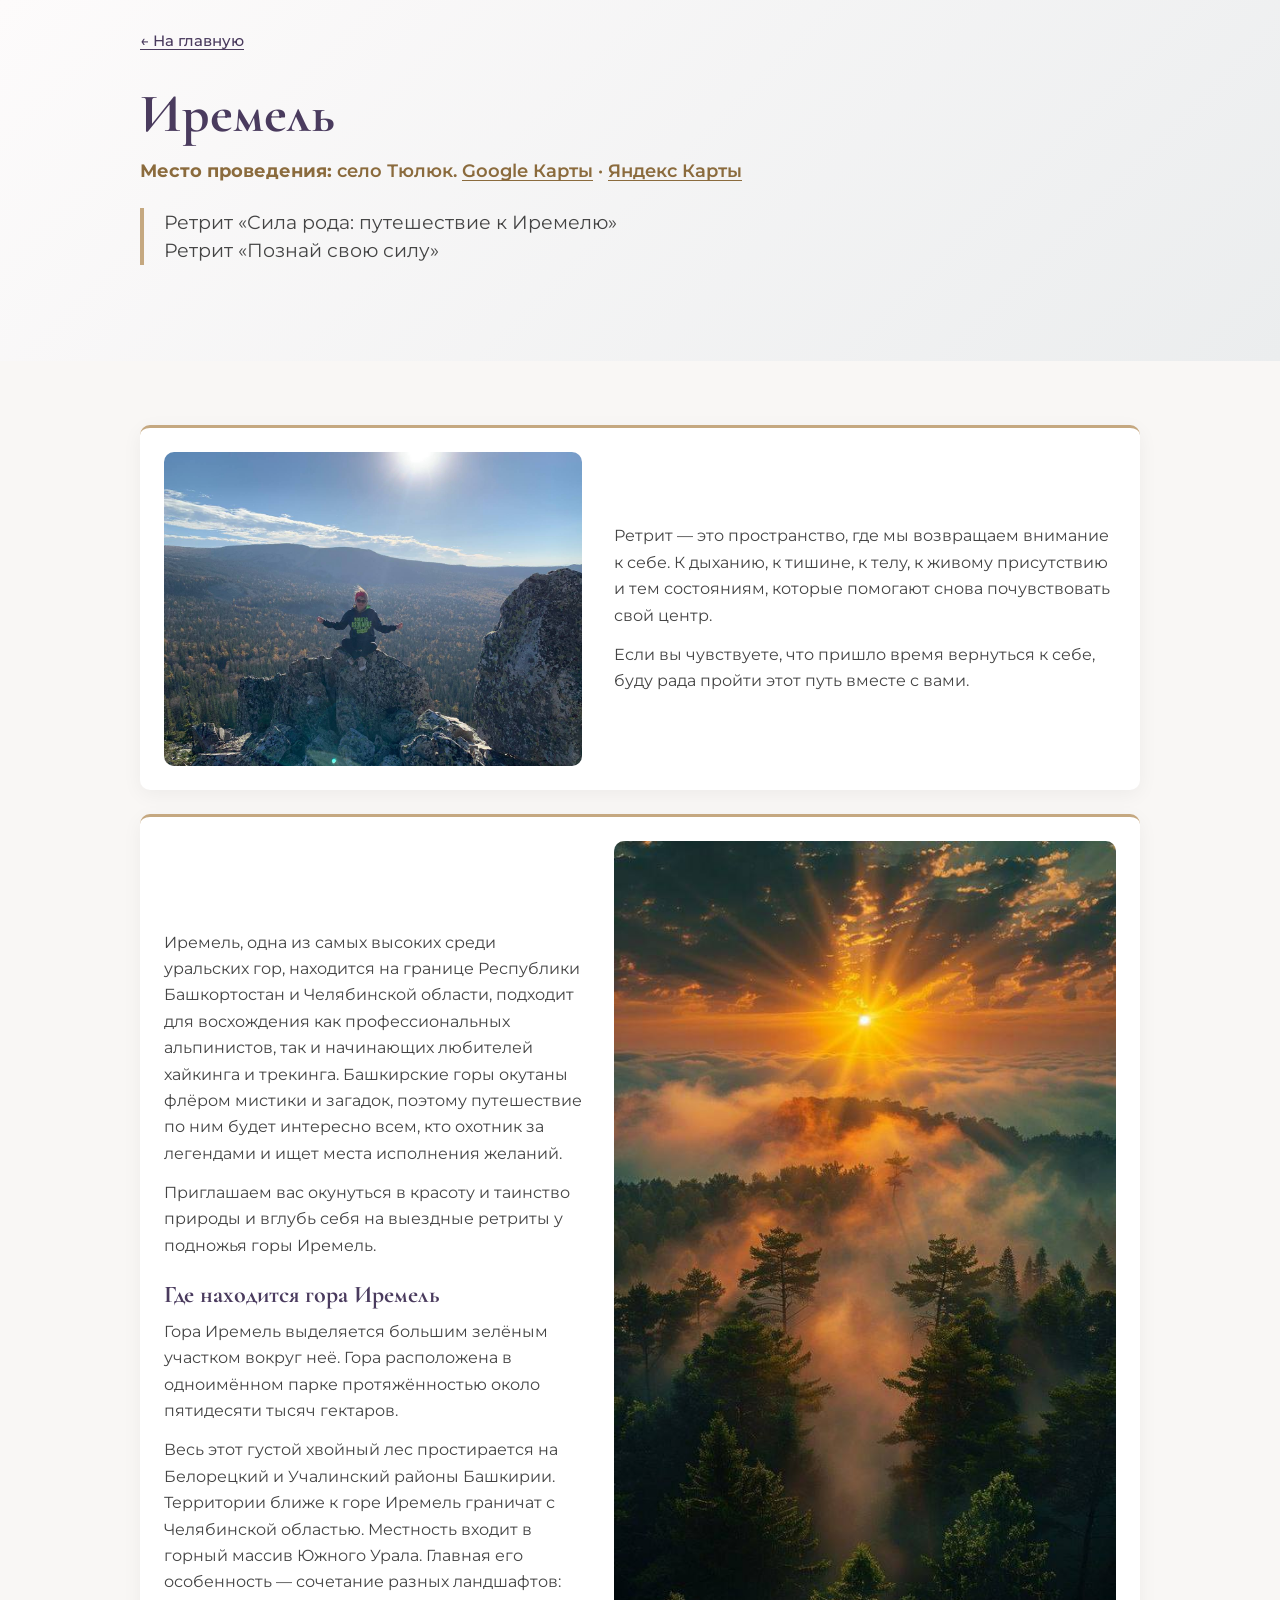
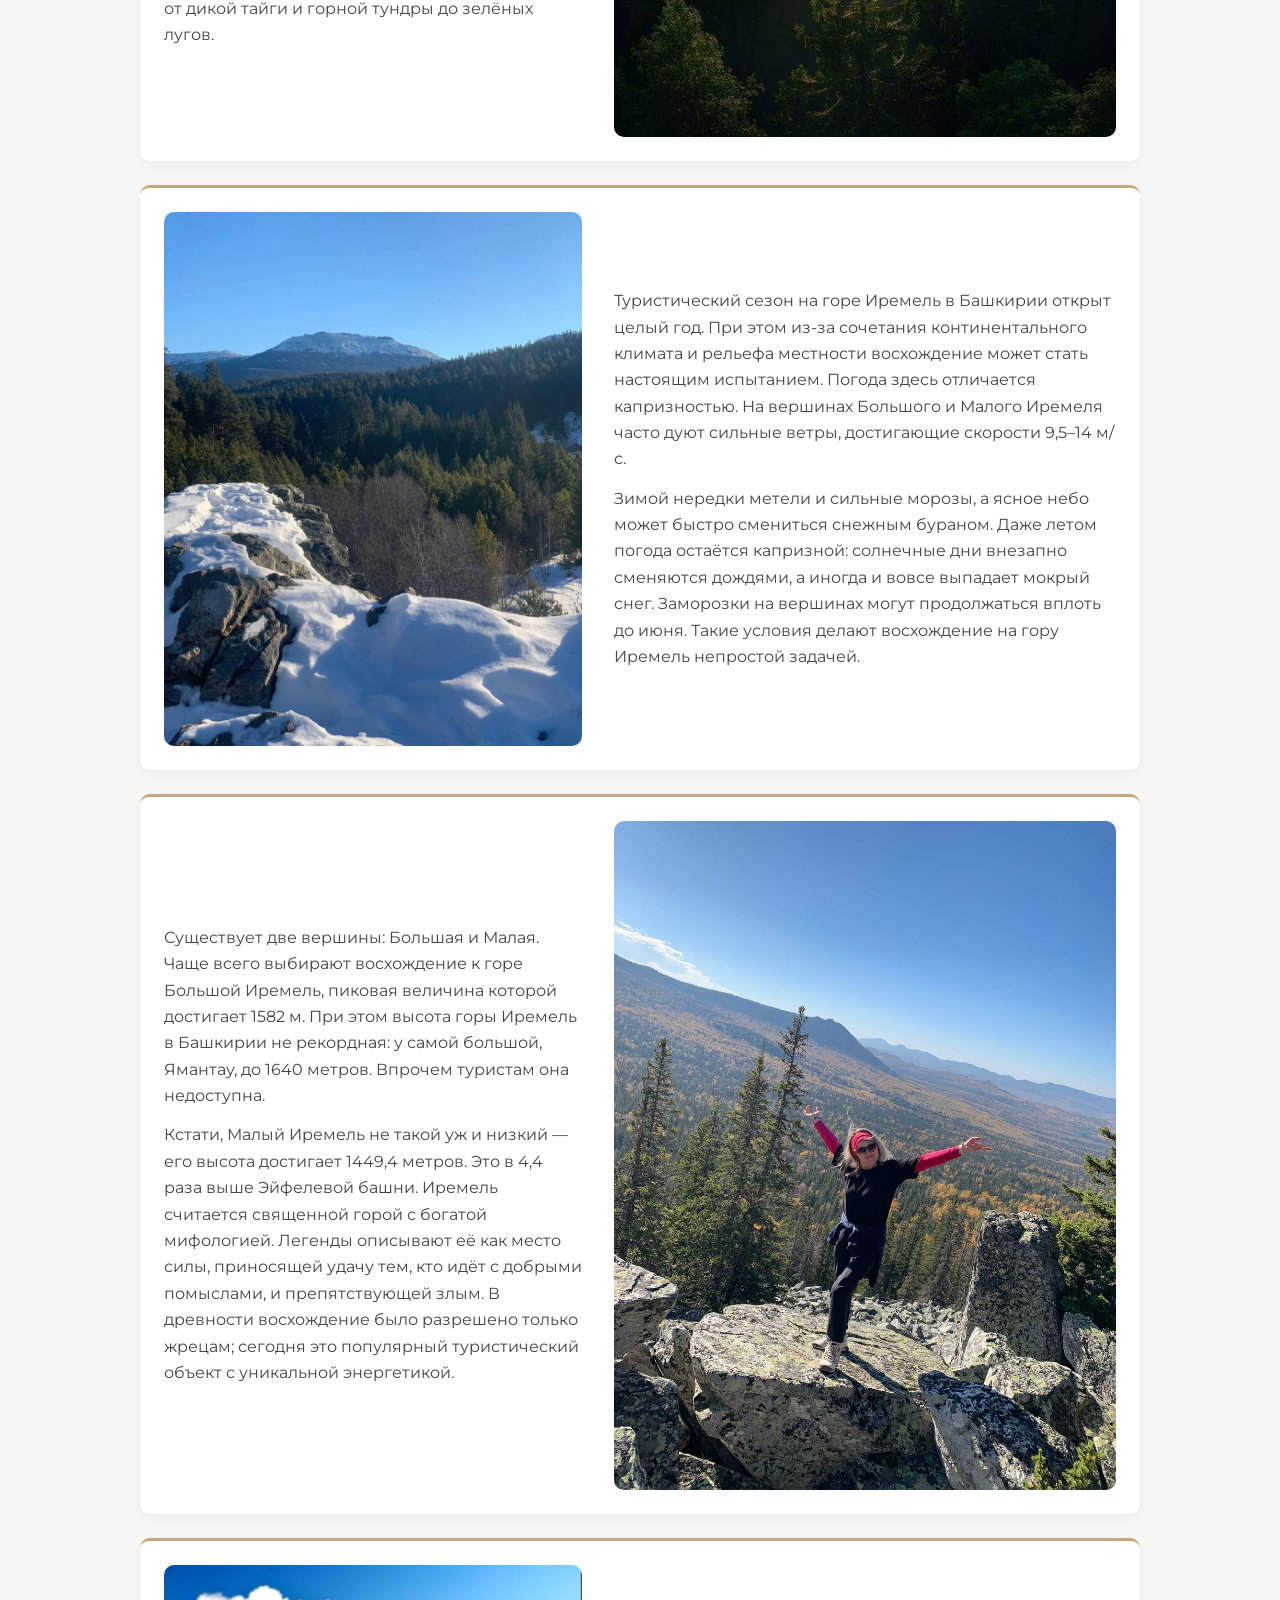
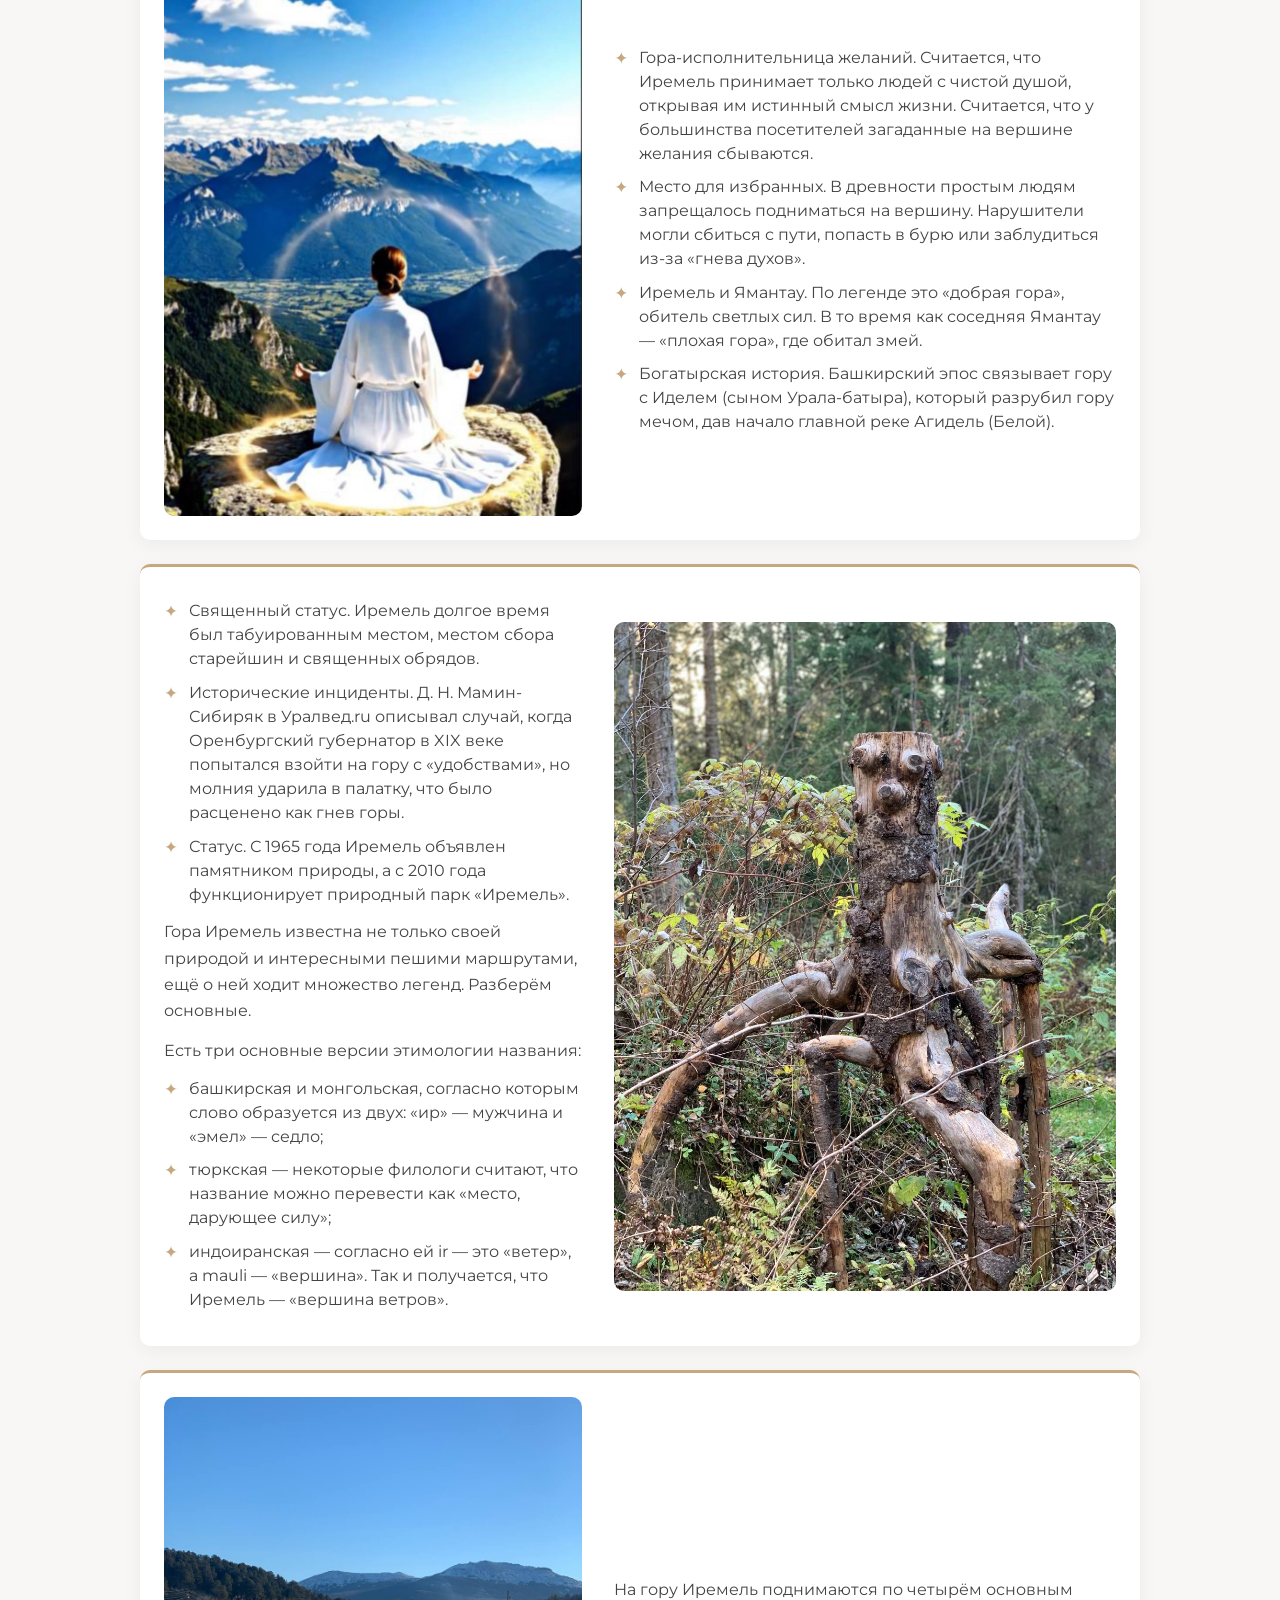
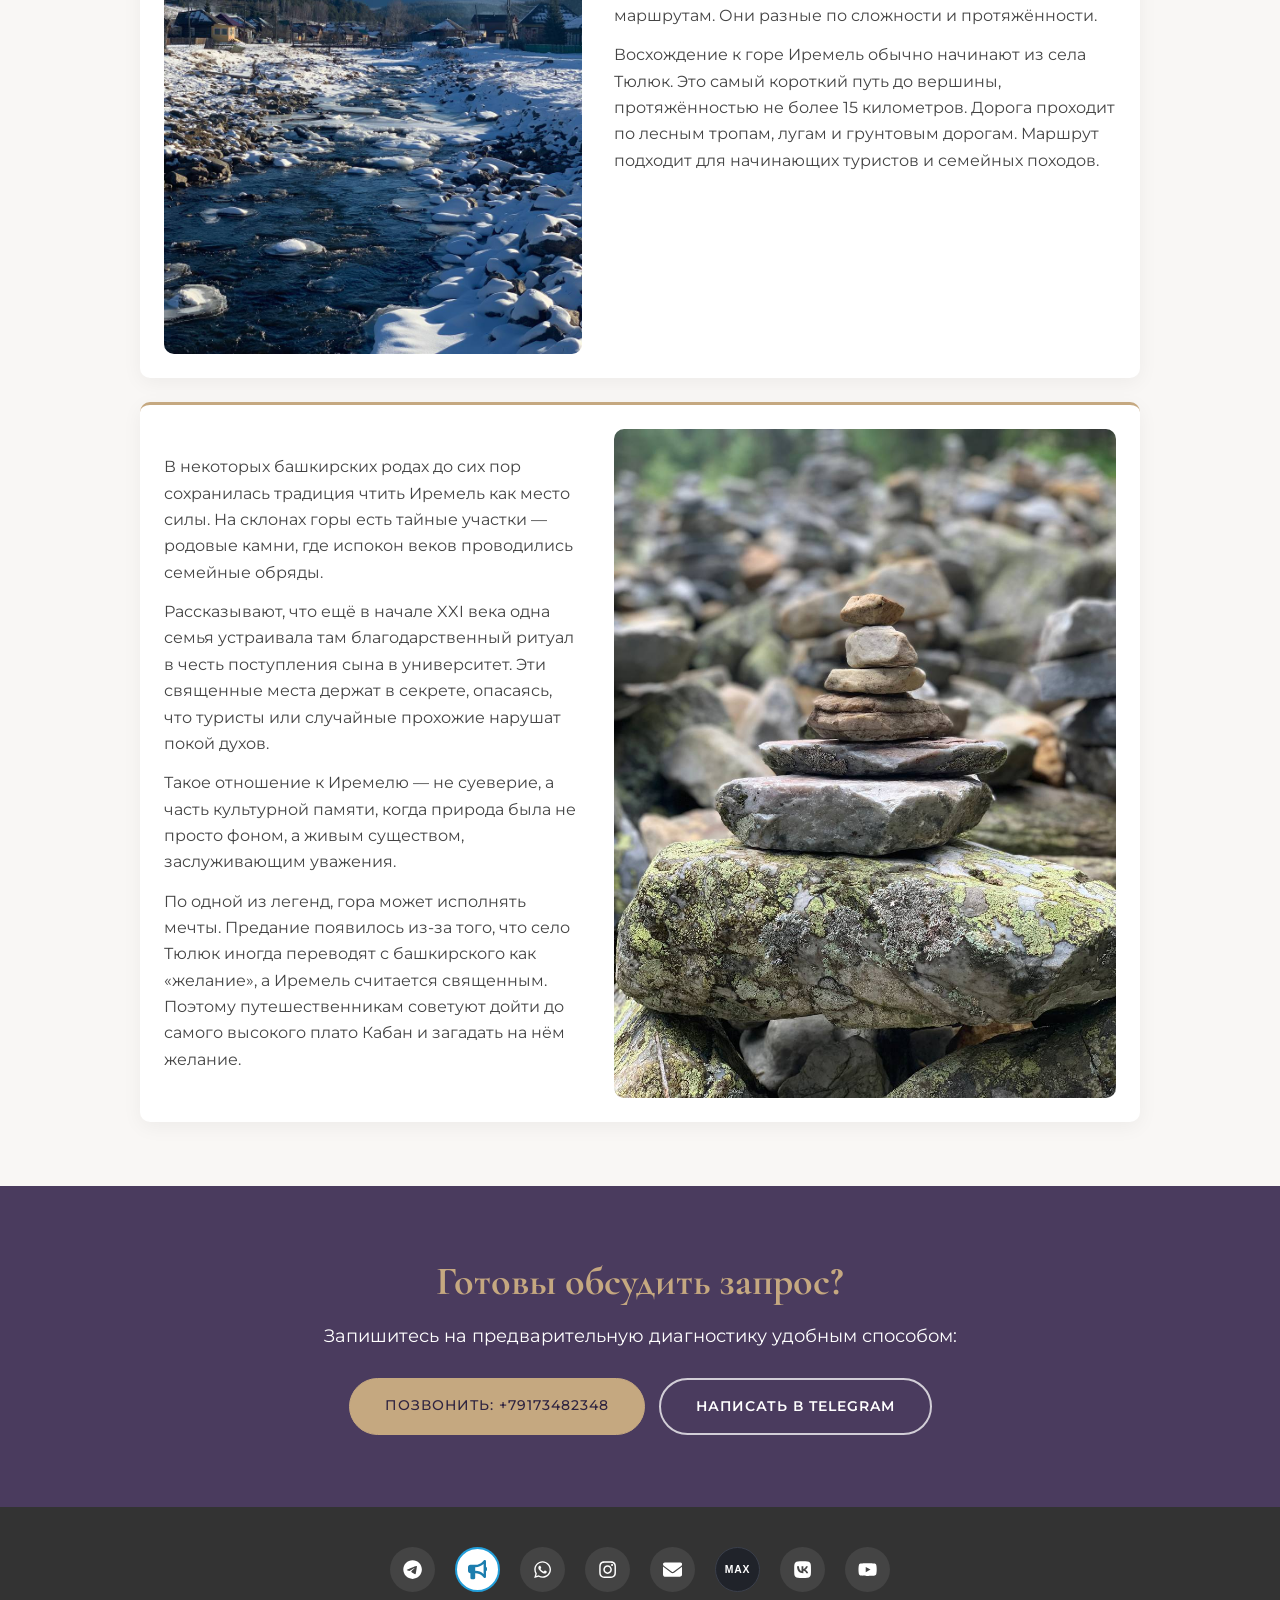
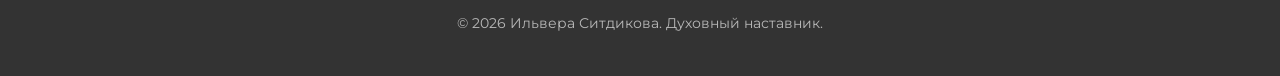
<file: iremel.html>
<!DOCTYPE html>
<html lang="ru">
<head>
    <meta charset="UTF-8">
    <meta name="viewport" content="width=device-width, initial-scale=1.0">
    <meta name="description" content="Гора Иремель — место силы на Южном Урале: легенды, маршруты восхождения и выездные ретриты у подножия.">
    <meta name="theme-color" content="#4A3B5E">
    <title>Иремель | Ильвера Ситдикова</title>

    <!-- Open Graph (превью ссылки в Telegram, WhatsApp, VK) -->    
    <meta property="og:type" content="website">
    <meta property="og:locale" content="ru_RU">
    <meta property="og:url" content="https://ilvera-s.github.io/iremel.html">
    <meta property="og:title" content="Иремель">
    <meta property="og:description" content="Гора Иремель — место силы на Южном Урале: легенды, маршруты восхождения и выездные ретриты у подножия.">
    <meta property="og:image" content="https://ilvera-s.github.io/media/iremel/photo_4.jpeg">

    <link rel="icon" href="data:image/svg+xml,%3Csvg xmlns=%22http://www.w3.org/2000/svg%22 viewBox=%220 0 64 64%22%3E%3Crect width=%2264%22 height=%2264%22 rx=%2214%22 fill=%22%234A3B5E%22/%3E%3Cpath d=%22M32 10l5.5 16.5L54 32l-16.5 5.5L32 54l-5.5-16.5L10 32l16.5-5.5z%22 fill=%22%23C5A880%22/%3E%3C/svg%3E" type="image/svg+xml">

    <link rel="preconnect" href="https://fonts.googleapis.com">
    <link rel="preconnect" href="https://fonts.gstatic.com" crossorigin>
    <link href="https://fonts.googleapis.com/css2?family=Cormorant+Garamond:wght@700&family=Montserrat:wght@400;500;600;700&display=swap" rel="stylesheet">

    <link rel="stylesheet" href="site.css">
</head>
<body>
    <a class="skip-link" href="#main">Перейти к содержимому</a>
    <header class="hero-section">
        <div class="container mid">
            <a class="back-link" href="./index.html"><span aria-hidden="true">←</span> На главную</a>

            <div class="hero-wrapper single">
                <div class="hero-text">
                    <h1>Иремель</h1>
                    <p class="hero-place"><strong>Место проведения:</strong> село Тюлюк. <a href="https://maps.app.goo.gl/uP4DPKDzHWXDJRz58" target="_blank" rel="noopener noreferrer">Google Карты</a> · <a href="https://yandex.ru/maps/-/CPbkjK-D" target="_blank" rel="noopener noreferrer">Яндекс Карты</a></p>
                    <p class="hero-description">Ретрит «Сила рода: путешествие к Иремелю»<br>Ретрит «Познай свою силу»</p>
                </div>
            </div>
        </div>
    </header>

    <main id="main">
        <section class="section section-light">
            <div class="container mid">
                <div class="story-list alternate">
                <article class="story-item">
                    <figure class="story-photo">
                        <img src="media/iremel/photo_1.jpeg" alt="Иремель — фото 1" loading="lazy" decoding="async" onerror="var i=this.closest('.story-item');this.closest('.story-photo').hidden=true;i.classList.add('no-photo')">
                    </figure>
                    <div class="story-text">
                    <p>Ретрит — это пространство, где мы возвращаем внимание к себе. К дыханию, к тишине, к телу, к живому присутствию и тем состояниям, которые помогают снова почувствовать свой центр.</p>
                    <p>Если вы чувствуете, что пришло время вернуться к себе, буду рада пройти этот путь вместе с вами.</p>
                    </div>
                </article>

                <article class="story-item">
                    <figure class="story-photo">
                        <img src="media/iremel/photo_2.jpeg" alt="Иремель — фото 2" loading="lazy" decoding="async" onerror="var i=this.closest('.story-item');this.closest('.story-photo').hidden=true;i.classList.add('no-photo')">
                    </figure>
                    <div class="story-text">
                    <p>Иремель, одна из самых высоких среди уральских гор, находится на границе Республики Башкортостан и Челябинской области, подходит для восхождения как профессиональных альпинистов, так и начинающих любителей хайкинга и трекинга. Башкирские горы окутаны флёром мистики и загадок, поэтому путешествие по ним будет интересно всем, кто охотник за легендами и ищет места исполнения желаний.</p>
                    <p>Приглашаем вас окунуться в красоту и таинство природы и вглубь себя на выездные ретриты у подножья горы Иремель.</p>
                    <h3>Где находится гора Иремель</h3>
                    <p>Гора Иремель выделяется большим зелёным участком вокруг неё. Гора расположена в одноимённом парке протяжённостью около пятидесяти тысяч гектаров.</p>
                    <p>Весь этот густой хвойный лес простирается на Белорецкий и Учалинский районы Башкирии. Территории ближе к горе Иремель граничат с Челябинской областью. Местность входит в горный массив Южного Урала. Главная его особенность — сочетание разных ландшафтов: от дикой тайги и горной тундры до зелёных лугов.</p>
                    </div>
                </article>

                <article class="story-item">
                    <figure class="story-photo">
                        <img src="media/iremel/photo_3.jpeg" alt="Иремель — фото 3" loading="lazy" decoding="async" onerror="var i=this.closest('.story-item');this.closest('.story-photo').hidden=true;i.classList.add('no-photo')">
                    </figure>
                    <div class="story-text">
                    <p>Туристический сезон на горе Иремель в Башкирии открыт целый год. При этом из-за сочетания континентального климата и рельефа местности восхождение может стать настоящим испытанием. Погода здесь отличается капризностью. На вершинах Большого и Малого Иремеля часто дуют сильные ветры, достигающие скорости 9,5–14 м/с.</p>
                    <p>Зимой нередки метели и сильные морозы, а ясное небо может быстро смениться снежным бураном. Даже летом погода остаётся капризной: солнечные дни внезапно сменяются дождями, а иногда и вовсе выпадает мокрый снег. Заморозки на вершинах могут продолжаться вплоть до июня. Такие условия делают восхождение на гору Иремель непростой задачей.</p>
                    </div>
                </article>

                <article class="story-item">
                    <figure class="story-photo">
                        <img src="media/iremel/photo_4.jpeg" alt="Иремель — фото 4" loading="lazy" decoding="async" onerror="var i=this.closest('.story-item');this.closest('.story-photo').hidden=true;i.classList.add('no-photo')">
                    </figure>
                    <div class="story-text">
                    <p>Существует две вершины: Большая и Малая. Чаще всего выбирают восхождение к горе Большой Иремель, пиковая величина которой достигает 1582 м. При этом высота горы Иремель в Башкирии не рекордная: у самой большой, Ямантау, до 1640 метров. Впрочем туристам она недоступна.</p>
                    <p>Кстати, Малый Иремель не такой уж и низкий — его высота достигает 1449,4 метров. Это в 4,4 раза выше Эйфелевой башни. Иремель считается священной горой с богатой мифологией. Легенды описывают её как место силы, приносящей удачу тем, кто идёт с добрыми помыслами, и препятствующей злым. В древности восхождение было разрешено только жрецам; сегодня это популярный туристический объект с уникальной энергетикой.</p>
                    </div>
                </article>

                <article class="story-item">
                    <figure class="story-photo">
                        <img src="media/iremel/photo_5.jpeg" alt="Иремель — фото 5" loading="lazy" decoding="async" onerror="var i=this.closest('.story-item');this.closest('.story-photo').hidden=true;i.classList.add('no-photo')">
                    </figure>
                    <div class="story-text">
                    <ul>
                        <li>Гора-исполнительница желаний. Считается, что Иремель принимает только людей с чистой душой, открывая им истинный смысл жизни. Считается, что у большинства посетителей загаданные на вершине желания сбываются.</li>
                        <li>Место для избранных. В древности простым людям запрещалось подниматься на вершину. Нарушители могли сбиться с пути, попасть в бурю или заблудиться из-за «гнева духов».</li>
                        <li>Иремель и Ямантау. По легенде это «добрая гора», обитель светлых сил. В то время как соседняя Ямантау — «плохая гора», где обитал змей.</li>
                        <li>Богатырская история. Башкирский эпос связывает гору с Иделем (сыном Урала-батыра), который разрубил гору мечом, дав начало главной реке Агидель (Белой).</li>
                    </ul>
                    </div>
                </article>

                <article class="story-item">
                    <figure class="story-photo">
                        <img src="media/iremel/photo_6.jpeg" alt="Иремель — фото 6" loading="lazy" decoding="async" onerror="var i=this.closest('.story-item');this.closest('.story-photo').hidden=true;i.classList.add('no-photo')">
                    </figure>
                    <div class="story-text">
                    <ul>
                        <li>Священный статус. Иремель долгое время был табуированным местом, местом сбора старейшин и священных обрядов.</li>
                        <li>Исторические инциденты. Д. Н. Мамин-Сибиряк в Уралвед.ru описывал случай, когда Оренбургский губернатор в XIX веке попытался взойти на гору с «удобствами», но молния ударила в палатку, что было расценено как гнев горы.</li>
                        <li>Статус. С 1965 года Иремель объявлен памятником природы, а с 2010 года функционирует природный парк «Иремель».</li>
                    </ul>
                    <p>Гора Иремель известна не только своей природой и интересными пешими маршрутами, ещё о ней ходит множество легенд. Разберём основные.</p>
                    <p>Есть три основные версии этимологии названия:</p>
                    <ul>
                        <li>башкирская и монгольская, согласно которым слово образуется из двух: «ир» — мужчина и «эмел» — седло;</li>
                        <li>тюркская — некоторые филологи считают, что название можно перевести как «место, дарующее силу»;</li>
                        <li>индоиранская — согласно ей ir — это «ветер», а mauli — «вершина». Так и получается, что Иремель — «вершина ветров».</li>
                    </ul>
                    </div>
                </article>

                <article class="story-item">
                    <figure class="story-photo">
                        <img src="media/iremel/photo_7.jpeg" alt="Иремель — фото 7" loading="lazy" decoding="async" onerror="var i=this.closest('.story-item');this.closest('.story-photo').hidden=true;i.classList.add('no-photo')">
                    </figure>
                    <div class="story-text">
                    <p>На гору Иремель поднимаются по четырём основным маршрутам. Они разные по сложности и протяжённости.</p>
                    <p>Восхождение к горе Иремель обычно начинают из села Тюлюк. Это самый короткий путь до вершины, протяжённостью не более 15 километров. Дорога проходит по лесным тропам, лугам и грунтовым дорогам. Маршрут подходит для начинающих туристов и семейных походов.</p>
                    </div>
                </article>

                <article class="story-item">
                    <figure class="story-photo">
                        <img src="media/iremel/photo_8.jpeg" alt="Иремель — фото 8" loading="lazy" decoding="async" onerror="var i=this.closest('.story-item');this.closest('.story-photo').hidden=true;i.classList.add('no-photo')">
                    </figure>
                    <div class="story-text">
                    <p>В некоторых башкирских родах до сих пор сохранилась традиция чтить Иремель как место силы. На склонах горы есть тайные участки — родовые камни, где испокон веков проводились семейные обряды.</p>
                    <p>Рассказывают, что ещё в начале XXI века одна семья устраивала там благодарственный ритуал в честь поступления сына в университет. Эти священные места держат в секрете, опасаясь, что туристы или случайные прохожие нарушат покой духов.</p>
                    <p>Такое отношение к Иремелю — не суеверие, а часть культурной памяти, когда природа была не просто фоном, а живым существом, заслуживающим уважения.</p>
                    <p>По одной из легенд, гора может исполнять мечты. Предание появилось из-за того, что село Тюлюк иногда переводят с башкирского как «желание», а Иремель считается священным. Поэтому путешественникам советуют дойти до самого высокого плато Кабан и загадать на нём желание.</p>
                    </div>
                </article>
                </div>
            </div>
        </section>

        <section class="cta">
            <div class="container">
                <h2>Готовы обсудить запрос?</h2>
                <p>Запишитесь на предварительную диагностику удобным способом:</p>
                <div class="cta-actions">
                    <a class="btn btn-light" href="tel:+79173482348">Позвонить: +79173482348</a>
                    <a class="btn btn-outline-light" href="https://t.me/ILVERA69" target="_blank" rel="noopener noreferrer">Написать в Telegram</a>
                </div>
            </div>
        </section>
    </main>

    <script src="site-footer.js"></script>
</body>
</html>
</file>
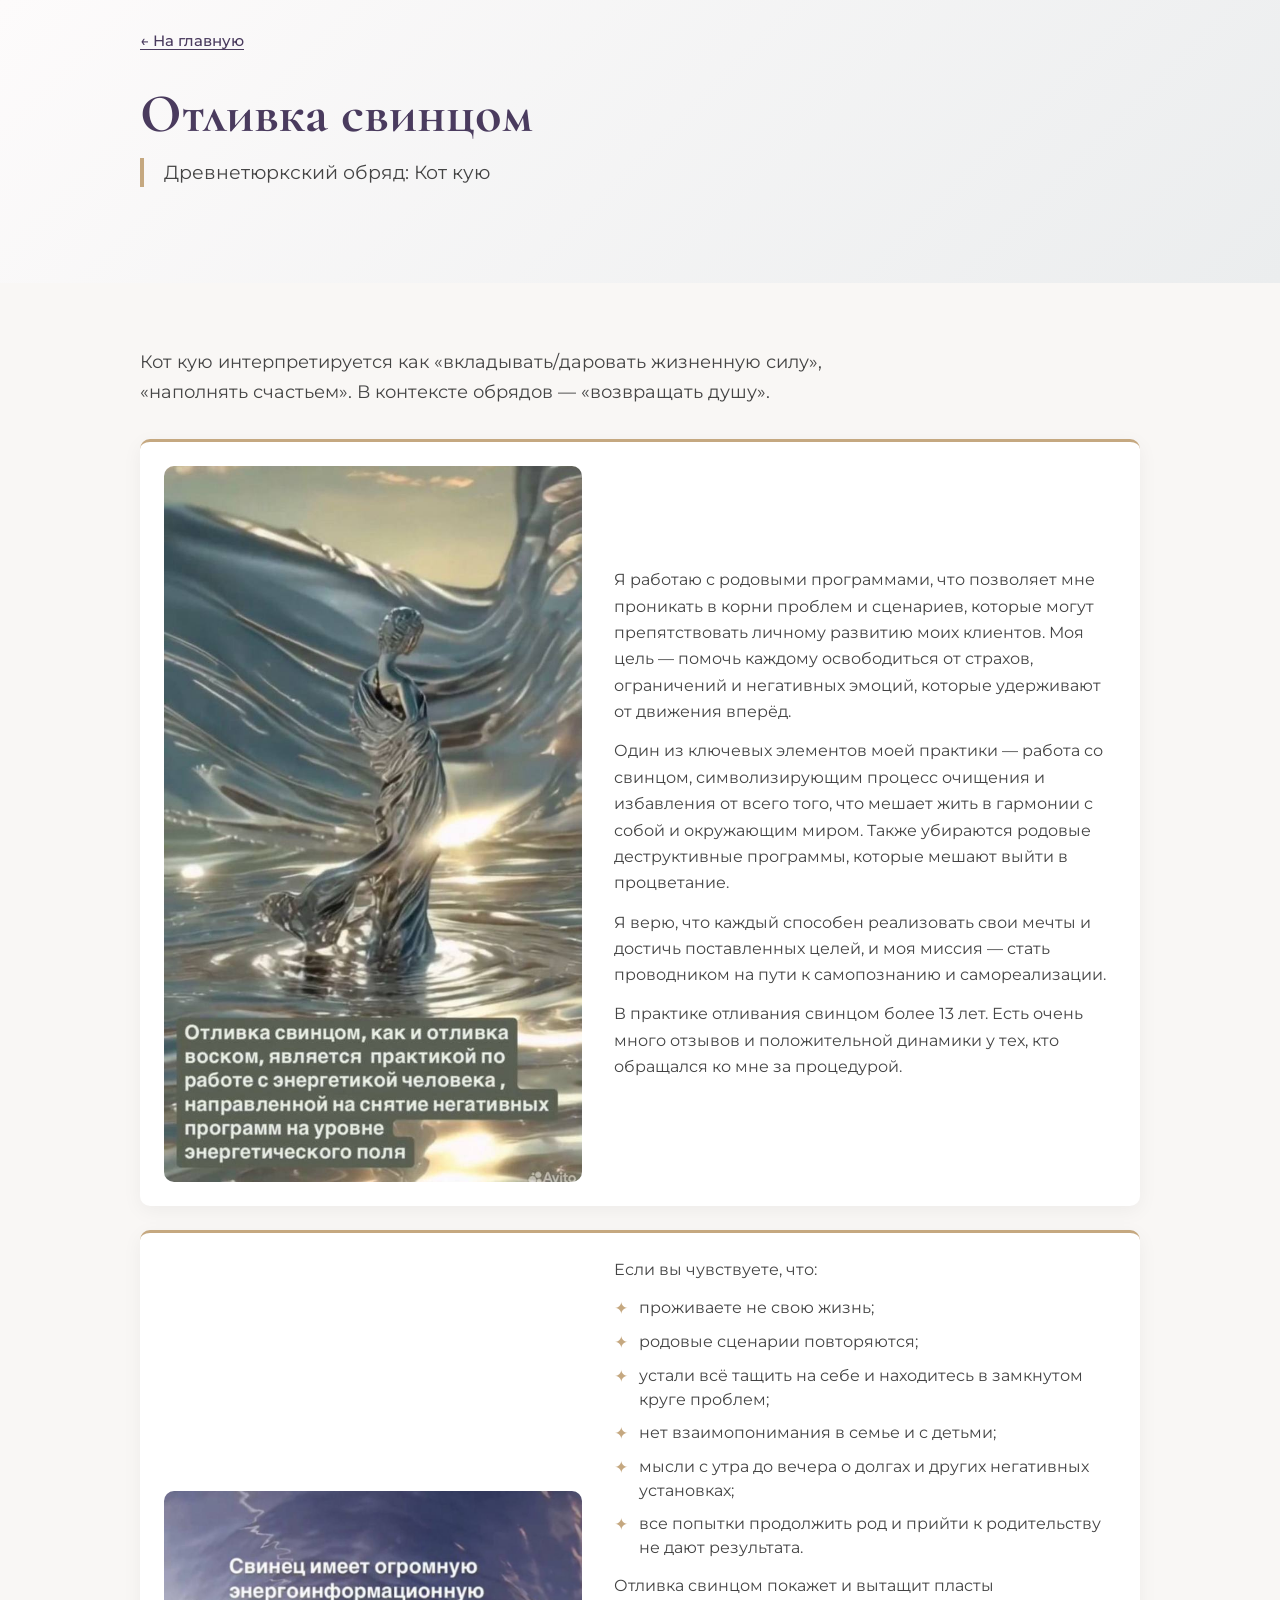
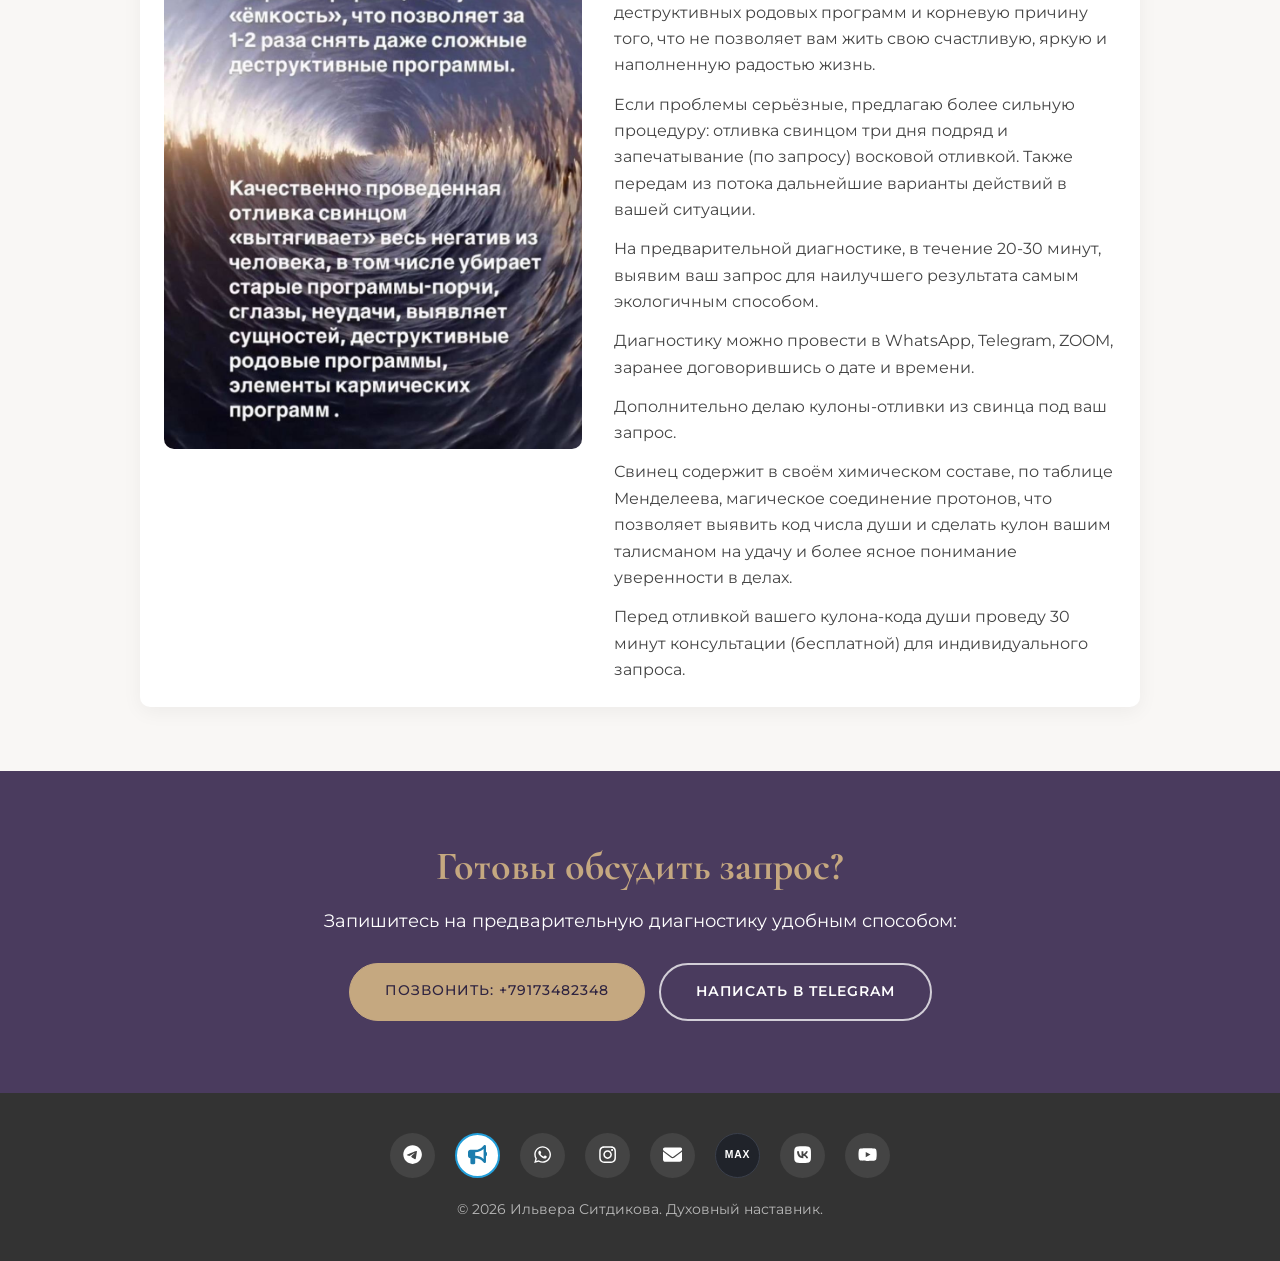
<file: lead-casting.html>
<!DOCTYPE html>
<html lang="ru">
<head>
    <meta charset="UTF-8">
    <meta name="viewport" content="width=device-width, initial-scale=1.0">
    <meta name="description" content="Отливка свинцом: древнетюркский обряд очищения, работа с родовыми программами, диагностика и сопровождение.">
    <meta name="theme-color" content="#4A3B5E">
    <title>Отливка свинцом | Ильвера Ситдикова</title>

    <!-- Open Graph (превью ссылки в Telegram, WhatsApp, VK) -->
    <meta property="og:type" content="website">
    <meta property="og:locale" content="ru_RU">
    <meta property="og:url" content="https://ilvera-s.github.io/lead-casting.html">
    <meta property="og:title" content="Отливка свинцом">
    <meta property="og:description" content="Отливка свинцом: древнетюркский обряд очищения, работа с родовыми программами, диагностика и сопровождение.">
    <meta property="og:image" content="https://ilvera-s.github.io/media/lead-casting/photo_1.jpeg">


    <link rel="icon" href="data:image/svg+xml,%3Csvg xmlns=%22http://www.w3.org/2000/svg%22 viewBox=%220 0 64 64%22%3E%3Crect width=%2264%22 height=%2264%22 rx=%2214%22 fill=%22%234A3B5E%22/%3E%3Cpath d=%22M32 10l5.5 16.5L54 32l-16.5 5.5L32 54l-5.5-16.5L10 32l16.5-5.5z%22 fill=%22%23C5A880%22/%3E%3C/svg%3E" type="image/svg+xml">

    <link rel="preconnect" href="https://fonts.googleapis.com">
    <link rel="preconnect" href="https://fonts.gstatic.com" crossorigin>
    <link href="https://fonts.googleapis.com/css2?family=Cormorant+Garamond:wght@700&family=Montserrat:wght@400;500;600;700&display=swap" rel="stylesheet">

    <link rel="stylesheet" href="site.css">
</head>
<body>
    <a class="skip-link" href="#main">Перейти к содержимому</a>
    <header class="hero-section">
        <div class="container mid">
            <a class="back-link" href="./index.html"><span aria-hidden="true">←</span> На главную</a>

            <div class="hero-wrapper single">
                <div class="hero-text">
                    <h1>Отливка свинцом</h1>
                    <p class="hero-description">Древнетюркский обряд: Кот кую</p>
                </div>
            </div>
        </div>
    </header>

    <main id="main">
        <section class="section section-light">
            <div class="container mid">
                <div class="prose prose-left">
                    <p>Кот кую интерпретируется как «вкладывать/даровать жизненную силу», «наполнять счастьем». В контексте обрядов — «возвращать душу».</p>
                </div>

                <div class="story-list" style="margin-top: 32px;">
                <article class="story-item">
                    <figure class="story-photo">
                        <img src="media/lead-casting/photo_1.jpeg" alt="Отливка свинцом — фото 1" loading="lazy" decoding="async" onerror="var i=this.closest('.story-item');this.closest('.story-photo').hidden=true;i.classList.add('no-photo')">
                    </figure>
                    <div class="story-text">
                        <p>Я работаю с родовыми программами, что позволяет мне проникать в корни проблем и сценариев, которые могут препятствовать личному развитию моих клиентов. Моя цель — помочь каждому освободиться от страхов, ограничений и негативных эмоций, которые удерживают от движения вперёд.</p>
                        <p>Один из ключевых элементов моей практики — работа со свинцом, символизирующим процесс очищения и избавления от всего того, что мешает жить в гармонии с собой и окружающим миром. Также убираются родовые деструктивные программы, которые мешают выйти в процветание.</p>
                        <p>Я верю, что каждый способен реализовать свои мечты и достичь поставленных целей, и моя миссия — стать проводником на пути к самопознанию и самореализации.</p>
                        <p>В практике отливания свинцом более 13 лет. Есть очень много отзывов и положительной динамики у тех, кто обращался ко мне за процедурой.</p>
                    </div>
                </article>

                <article class="story-item">
                    <figure class="story-photo">
                        <img src="media/lead-casting/photo_2.jpeg" alt="Отливка свинцом — фото 2" loading="lazy" decoding="async" onerror="var i=this.closest('.story-item');this.closest('.story-photo').hidden=true;i.classList.add('no-photo')">
                    </figure>
                    <div class="story-text">
                        <p>Если вы чувствуете, что:</p>
                        <ul>
                            <li>проживаете не свою жизнь;</li>
                            <li>родовые сценарии повторяются;</li>
                            <li>устали всё тащить на себе и находитесь в замкнутом круге проблем;</li>
                            <li>нет взаимопонимания в семье и с детьми;</li>
                            <li>мысли с утра до вечера о долгах и других негативных установках;</li>
                            <li>все попытки продолжить род и прийти к родительству не дают результата.</li>
                        </ul>
                        <p>Отливка свинцом покажет и вытащит пласты деструктивных родовых программ и корневую причину того, что не позволяет вам жить свою счастливую, яркую и наполненную радостью жизнь.</p>
                        <p>Если проблемы серьёзные, предлагаю более сильную процедуру: отливка свинцом три дня подряд и запечатывание (по запросу) восковой отливкой. Также передам из потока дальнейшие варианты действий в вашей ситуации.</p>
                        <p>На предварительной диагностике, в течение 20-30 минут, выявим ваш запрос для наилучшего результата самым экологичным способом.</p>
                        <p>Диагностику можно провести в WhatsApp, Telegram, ZOOM, заранее договорившись о дате и времени.</p>
                        <p>Дополнительно делаю кулоны-отливки из свинца под ваш запрос.</p>
                        <p>Свинец содержит в своём химическом составе, по таблице Менделеева, магическое соединение протонов, что позволяет выявить код числа души и сделать кулон вашим талисманом на удачу и более ясное понимание уверенности в делах.</p>
                        <p>Перед отливкой вашего кулона-кода души проведу 30 минут консультации (бесплатной) для индивидуального запроса.</p>
                    </div>
                </article>
                </div>
            </div>
        </section>

        <section class="cta">
            <div class="container">
                <h2>Готовы обсудить запрос?</h2>
                <p>Запишитесь на предварительную диагностику удобным способом:</p>
                <div class="cta-actions">
                    <a class="btn btn-light" href="tel:+79173482348">Позвонить: +79173482348</a>
                    <a class="btn btn-outline-light" href="https://t.me/ILVERA69" target="_blank" rel="noopener noreferrer">Написать в Telegram</a>
                </div>
            </div>
        </section>
    </main>

    <script src="site-footer.js"></script>
</body>
</html>
</file>
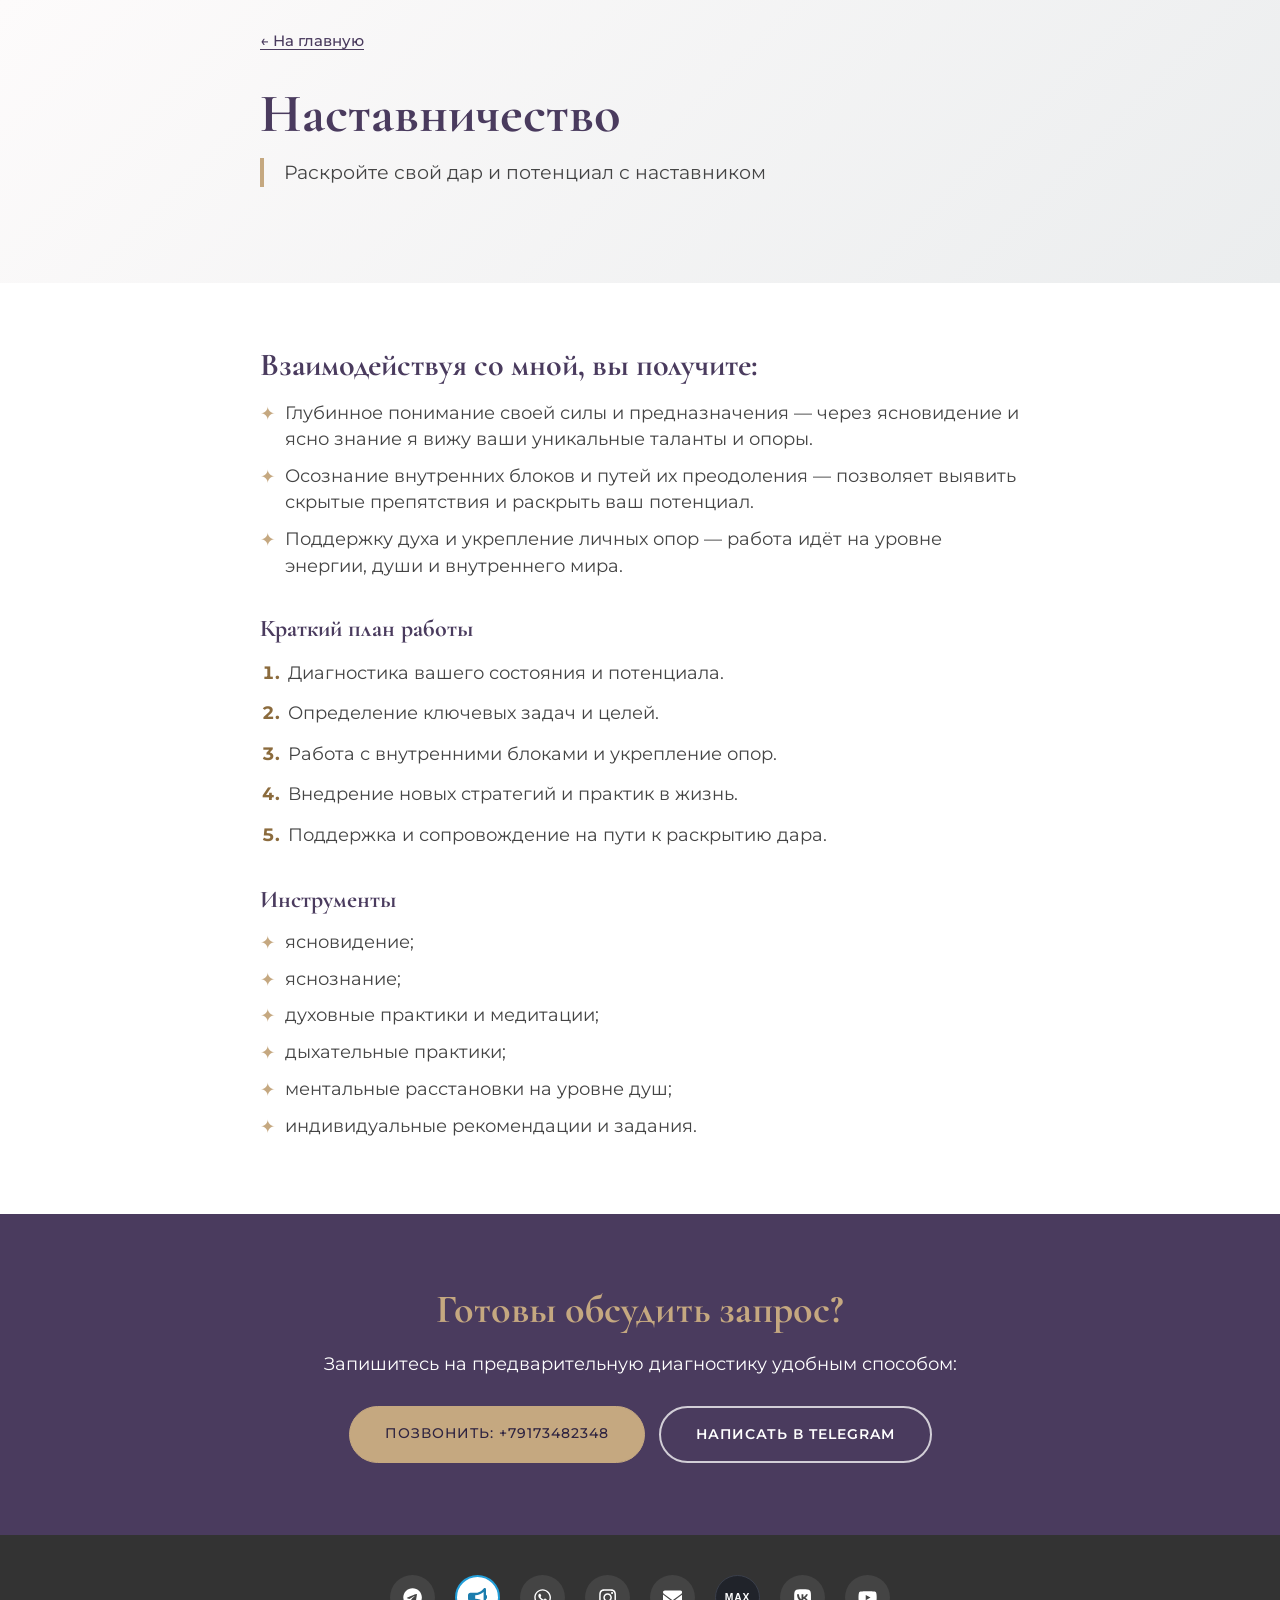
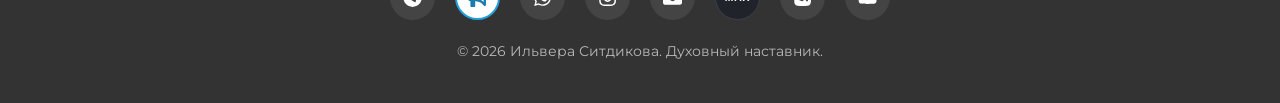
<file: mentor.html>
<!DOCTYPE html>
<html lang="ru">
<head>
    <meta charset="UTF-8">
    <meta name="viewport" content="width=device-width, initial-scale=1.0">
    <meta name="description" content="Наставничество: диагностика состояния и потенциала, работа с внутренними блоками, дыхательные и духовные практики, сопровождение.">
    <meta name="theme-color" content="#4A3B5E">
    <title>Наставничество | Ильвера Ситдикова</title>

    <!-- Open Graph (превью ссылки в Telegram, WhatsApp, VK) -->
    <meta property="og:type" content="website">
    <meta property="og:locale" content="ru_RU">
    <meta property="og:url" content="https://ilvera-s.github.io/mentor.html">
    <meta property="og:title" content="Наставничество">
    <meta property="og:description" content="Наставничество: диагностика состояния и потенциала, работа с внутренними блоками, дыхательные и духовные практики, сопровождение.">
    <meta property="og:image" content="https://ilvera-s.github.io/media/masters/ilvera.jpeg">

    <link rel="icon" href="data:image/svg+xml,%3Csvg xmlns=%22http://www.w3.org/2000/svg%22 viewBox=%220 0 64 64%22%3E%3Crect width=%2264%22 height=%2264%22 rx=%2214%22 fill=%22%234A3B5E%22/%3E%3Cpath d=%22M32 10l5.5 16.5L54 32l-16.5 5.5L32 54l-5.5-16.5L10 32l16.5-5.5z%22 fill=%22%23C5A880%22/%3E%3C/svg%3E" type="image/svg+xml">

    <link rel="preconnect" href="https://fonts.googleapis.com">
    <link rel="preconnect" href="https://fonts.gstatic.com" crossorigin>
    <link href="https://fonts.googleapis.com/css2?family=Cormorant+Garamond:wght@700&family=Montserrat:wght@400;500;600;700&display=swap" rel="stylesheet">

    <link rel="stylesheet" href="site.css">
</head>
<body>
    <a class="skip-link" href="#main">Перейти к содержимому</a>
    <header class="hero-section">
        <div class="container narrow">
            <a class="back-link" href="./index.html"><span aria-hidden="true">←</span> На главную</a>

            <div class="hero-wrapper single">
                <div class="hero-text">
                    <h1>Наставничество</h1>
                    <p class="hero-description">Раскройте свой дар и потенциал с наставником</p>
                </div>
            </div>
        </div>
    </header>

    <main id="main">
        <section class="section section-white">
            <div class="container narrow">
                <div class="prose">
                <h2>Взаимодействуя со мной, вы получите:</h2>
                <ul>
                    <li>Глубинное понимание своей силы и предназначения — через ясновидение и ясно знание я вижу ваши уникальные таланты и опоры.</li>
                    <li>Осознание внутренних блоков и путей их преодоления — позволяет выявить скрытые препятствия и раскрыть ваш потенциал.</li>
                    <li>Поддержку духа и укрепление личных опор — работа идёт на уровне энергии, души и внутреннего мира.</li>
                </ul>

                <h3>Краткий план работы</h3>
                <ol>
                    <li>Диагностика вашего состояния и потенциала.</li>
                    <li>Определение ключевых задач и целей.</li>
                    <li>Работа с внутренними блоками и укрепление опор.</li>
                    <li>Внедрение новых стратегий и практик в жизнь.</li>
                    <li>Поддержка и сопровождение на пути к раскрытию дара.</li>
                </ol>

                <h3>Инструменты</h3>
                <ul>
                    <li>ясновидение;</li>
                    <li>яснознание;</li>
                    <li>духовные практики и медитации;</li>
                    <li>дыхательные практики;</li>
                    <li>ментальные расстановки на уровне душ;</li>
                    <li>индивидуальные рекомендации и задания.</li>
                </ul>
                </div>
            </div>
        </section>

        <section class="cta">
            <div class="container">
                <h2>Готовы обсудить запрос?</h2>
                <p>Запишитесь на предварительную диагностику удобным способом:</p>
                <div class="cta-actions">
                    <a class="btn btn-light" href="tel:+79173482348">Позвонить: +79173482348</a>
                    <a class="btn btn-outline-light" href="https://t.me/ILVERA69" target="_blank" rel="noopener noreferrer">Написать в Telegram</a>
                </div>
            </div>
        </section>
    </main>

    <script src="site-footer.js"></script>
</body>
</html>
</file>
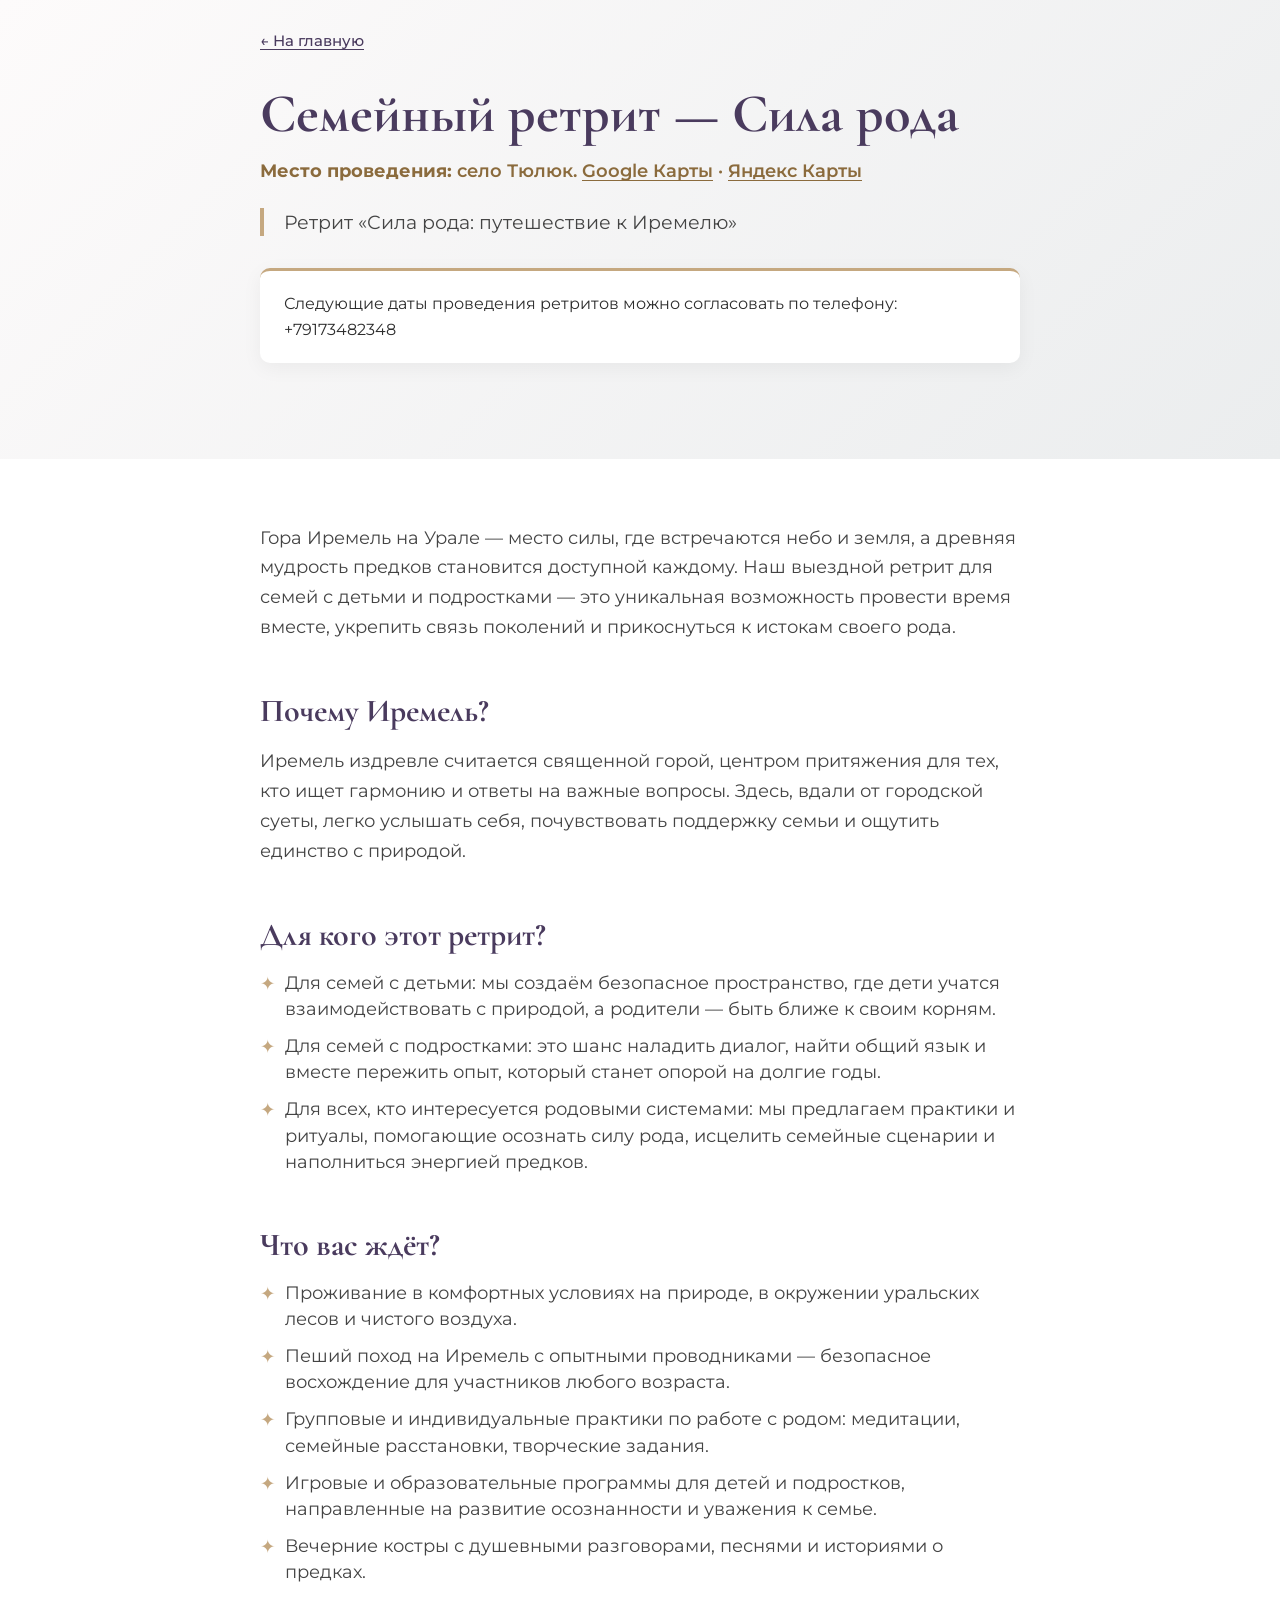
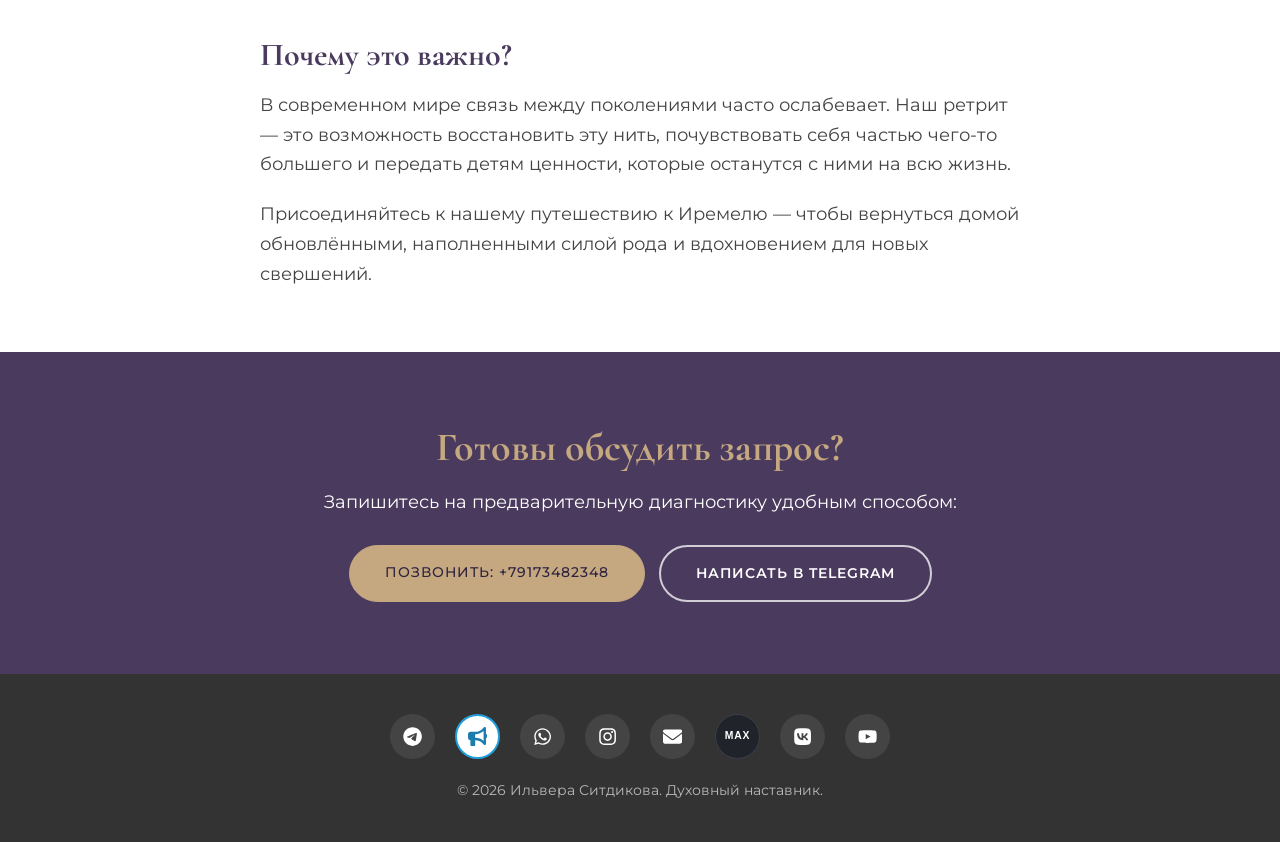
<file: retreat-family.html>
<!DOCTYPE html>
<html lang="ru">
<head>
    <meta charset="UTF-8">
    <meta name="viewport" content="width=device-width, initial-scale=1.0">
    <meta name="description" content="Семейный ретрит «Сила рода: путешествие к Иремелю» для семей с детьми и подростками: практики по работе с родом, поход на Иремель, вечерние костры.">
    <meta name="theme-color" content="#4A3B5E">
    <title>Семейный ретрит — Сила рода | Ильвера Ситдикова</title>

    <!-- Open Graph (превью ссылки в Telegram, WhatsApp, VK) -->
    <meta property="og:type" content="website">
    <meta property="og:locale" content="ru_RU">
    <meta property="og:url" content="https://ilvera-s.github.io/retreat-family.html">
    <meta property="og:title" content="Семейный ретрит — Сила рода">
    <meta property="og:description" content="Семейный ретрит «Сила рода: путешествие к Иремелю» для семей с детьми и подростками: практики по работе с родом, поход на Иремель, вечерние костры.">
    <meta property="og:image" content="https://ilvera-s.github.io/media/iremel/photo_3.jpeg">

    <link rel="icon" href="data:image/svg+xml,%3Csvg xmlns=%22http://www.w3.org/2000/svg%22 viewBox=%220 0 64 64%22%3E%3Crect width=%2264%22 height=%2264%22 rx=%2214%22 fill=%22%234A3B5E%22/%3E%3Cpath d=%22M32 10l5.5 16.5L54 32l-16.5 5.5L32 54l-5.5-16.5L10 32l16.5-5.5z%22 fill=%22%23C5A880%22/%3E%3C/svg%3E" type="image/svg+xml">

    <link rel="preconnect" href="https://fonts.googleapis.com">
    <link rel="preconnect" href="https://fonts.gstatic.com" crossorigin>
    <link href="https://fonts.googleapis.com/css2?family=Cormorant+Garamond:wght@700&family=Montserrat:wght@400;500;600;700&display=swap" rel="stylesheet">

    <link rel="stylesheet" href="site.css">
</head>
<body>
    <a class="skip-link" href="#main">Перейти к содержимому</a>
    <header class="hero-section">
        <div class="container narrow">
            <a class="back-link" href="./index.html"><span aria-hidden="true">←</span> На главную</a>

            <div class="hero-wrapper single">
                <div class="hero-text">
                    <h1>Семейный ретрит — Сила рода</h1>
                    <p class="hero-place"><strong>Место проведения:</strong> село Тюлюк. <a href="https://maps.app.goo.gl/uP4DPKDzHWXDJRz58" target="_blank" rel="noopener noreferrer">Google Карты</a> · <a href="https://yandex.ru/maps/-/CPbkjK-D" target="_blank" rel="noopener noreferrer">Яндекс Карты</a></p>
                    <p class="hero-description">Ретрит «Сила рода: путешествие к Иремелю»</p>

                    <!-- Содержимое блока подставляет retreat-dates.js (запись "family"): актуальные даты
                         или, если их нет, только фраза про телефон. Текст ниже виден, только если файл не загрузился. -->
                    <section class="dates-panel" id="datesPanel" data-retreat-key="family">
                        <p style="margin:0">Следующие даты проведения ретритов можно согласовать по телефону: +79173482348</p>
                    </section>
                </div>
            </div>
        </div>
    </header>

    <main id="main">
        <section class="section section-white">
            <div class="container narrow">
                <div class="prose">
                    <p>Гора Иремель на Урале — место силы, где встречаются небо и земля, а древняя мудрость предков становится доступной каждому. Наш выездной ретрит для семей с детьми и подростками — это уникальная возможность провести время вместе, укрепить связь поколений и прикоснуться к истокам своего рода.</p>

                    <h2>Почему Иремель?</h2>
                    <p>Иремель издревле считается священной горой, центром притяжения для тех, кто ищет гармонию и ответы на важные вопросы. Здесь, вдали от городской суеты, легко услышать себя, почувствовать поддержку семьи и ощутить единство с природой.</p>

                    <h2>Для кого этот ретрит?</h2>
                    <ul>
                        <li>Для семей с детьми: мы создаём безопасное пространство, где дети учатся взаимодействовать с природой, а родители — быть ближе к своим корням.</li>
                        <li>Для семей с подростками: это шанс наладить диалог, найти общий язык и вместе пережить опыт, который станет опорой на долгие годы.</li>
                        <li>Для всех, кто интересуется родовыми системами: мы предлагаем практики и ритуалы, помогающие осознать силу рода, исцелить семейные сценарии и наполниться энергией предков.</li>
                    </ul>

                    <h2>Что вас ждёт?</h2>
                    <ul>
                        <li>Проживание в комфортных условиях на природе, в окружении уральских лесов и чистого воздуха.</li>
                        <li>Пеший поход на Иремель с опытными проводниками — безопасное восхождение для участников любого возраста.</li>
                        <li>Групповые и индивидуальные практики по работе с родом: медитации, семейные расстановки, творческие задания.</li>
                        <li>Игровые и образовательные программы для детей и подростков, направленные на развитие осознанности и уважения к семье.</li>
                        <li>Вечерние костры с душевными разговорами, песнями и историями о предках.</li>
                    </ul>

                    <h2>Почему это важно?</h2>
                    <p>В современном мире связь между поколениями часто ослабевает. Наш ретрит — это возможность восстановить эту нить, почувствовать себя частью чего-то большего и передать детям ценности, которые останутся с ними на всю жизнь.</p>

                    <p>Присоединяйтесь к нашему путешествию к Иремелю — чтобы вернуться домой обновлёнными, наполненными силой рода и вдохновением для новых свершений.</p>
                </div>
            </div>
        </section>

        <section class="cta">
            <div class="container">
                <h2>Готовы обсудить запрос?</h2>
                <p>Запишитесь на предварительную диагностику удобным способом:</p>
                <div class="cta-actions">
                    <a class="btn btn-light" href="tel:+79173482348">Позвонить: +79173482348</a>
                    <a class="btn btn-outline-light" href="https://t.me/ILVERA69" target="_blank" rel="noopener noreferrer">Написать в Telegram</a>
                </div>
            </div>
        </section>
    </main>

    <script src="./retreat-dates.js"></script>
    <script src="site-footer.js"></script>
</body>
</html>
</file>
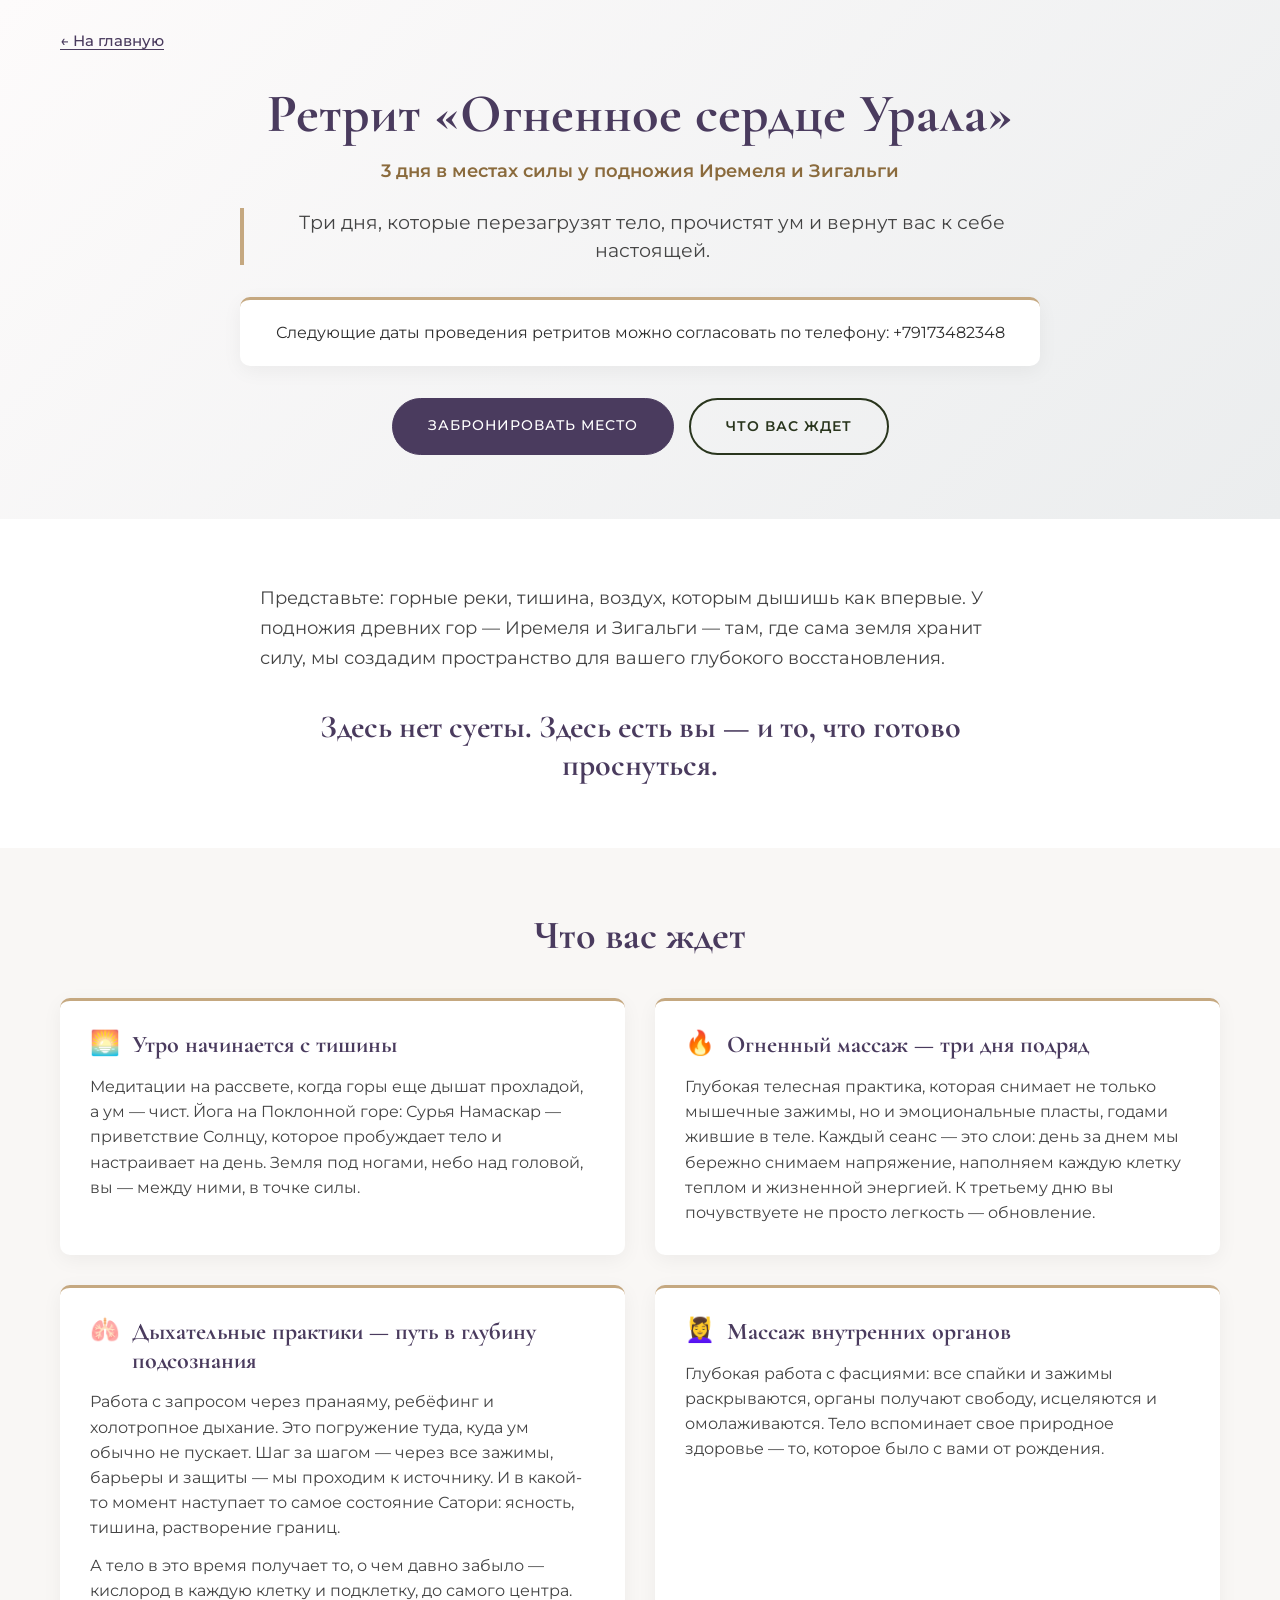
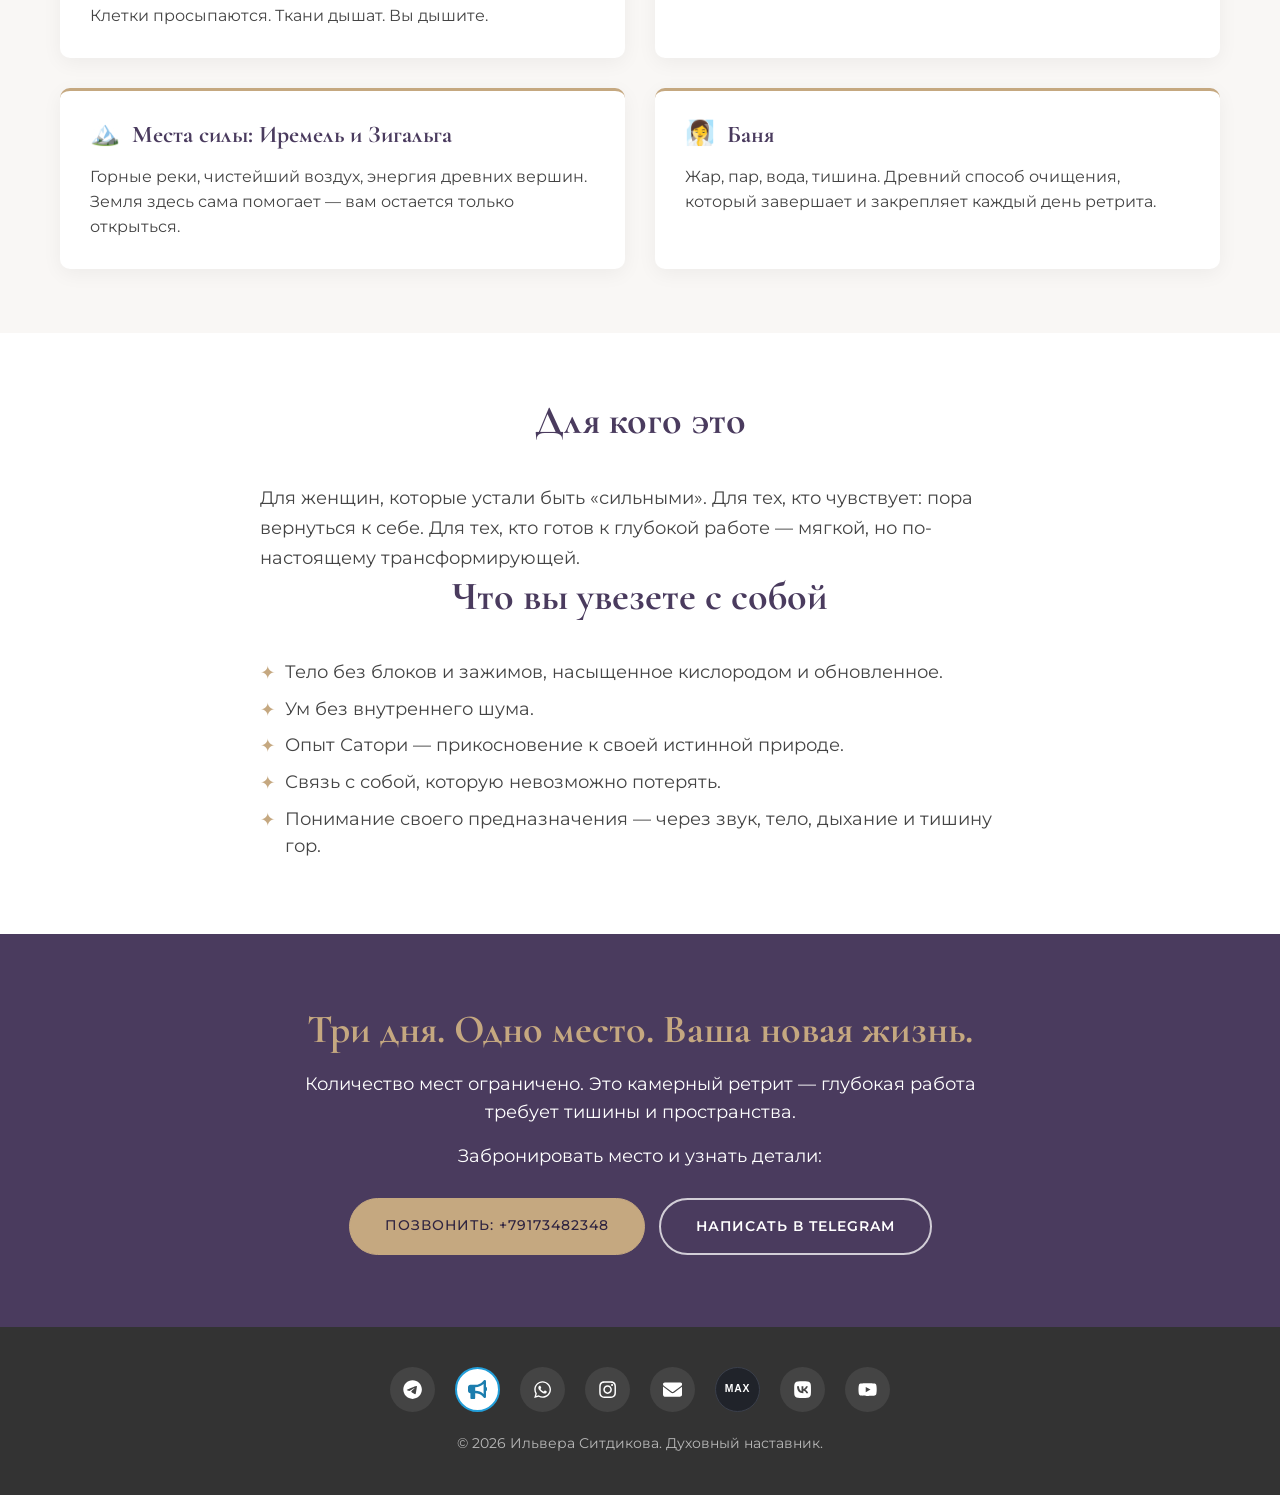
<file: retreat-fire.html>
<!DOCTYPE html>
<html lang="ru">
<head>
    <meta charset="UTF-8">
    <meta name="viewport" content="width=device-width, initial-scale=1.0">
    <meta name="description" content="Ретрит «Огненное сердце Урала»: 3 дня в местах силы у подножия Иремеля и Зигальги. Огненный массаж, дыхательные практики, поющие чаши, баня. Проводники — Ильвера Ситдикова и Рушана Раевская.">
    <meta name="theme-color" content="#4A3B5E">
    <title>Ретрит «Огненное сердце Урала» | Ильвера Ситдикова</title>

    <!-- Open Graph (превью ссылки в Telegram, WhatsApp, VK) -->
    <meta property="og:type" content="website">
    <meta property="og:locale" content="ru_RU">
    <meta property="og:title" content="Ретрит «Огненное сердце Урала»">
    <meta property="og:description" content="3 дня в местах силы у подножия Иремеля и Зигальги. Проводники — Ильвера Ситдикова и Рушана Раевская.">
    <meta property="og:url" content="https://ilvera-s.github.io/retreat-fire.html">
    <meta property="og:image" content="https://ilvera-s.github.io/media/retreat-fire/photo.jpeg">

    <link rel="icon" href="data:image/svg+xml,%3Csvg xmlns=%22http://www.w3.org/2000/svg%22 viewBox=%220 0 64 64%22%3E%3Crect width=%2264%22 height=%2264%22 rx=%2214%22 fill=%22%234A3B5E%22/%3E%3Cpath d=%22M32 10l5.5 16.5L54 32l-16.5 5.5L32 54l-5.5-16.5L10 32l16.5-5.5z%22 fill=%22%23C5A880%22/%3E%3C/svg%3E" type="image/svg+xml">

    <link rel="preconnect" href="https://fonts.googleapis.com">
    <link rel="preconnect" href="https://fonts.gstatic.com" crossorigin>
    <link href="https://fonts.googleapis.com/css2?family=Cormorant+Garamond:wght@700&family=Montserrat:wght@400;500;600;700&display=swap" rel="stylesheet">

    <link rel="stylesheet" href="site.css">
    <style>
        /* Только для страницы огненного ретрита: программа */
        .practices {
            display: grid;
            grid-template-columns: repeat(2, minmax(0, 1fr));
            gap: 30px;
        }

        .practice {
            background: #fff;
            padding: 30px;
            border-radius: 10px;
            border-top: 3px solid var(--accent-color);
            box-shadow: 0 5px 20px rgba(0, 0, 0, 0.05);
        }

        .practice h3 {
            display: flex;
            align-items: flex-start;
            gap: 12px;
            font-size: 1.5rem;
            line-height: 1.2;
            margin-bottom: 14px;
            color: var(--primary-color);
        }

        .practice .emoji { font-size: 1.5rem; line-height: 1.1; }
        .practice p { font-size: 0.98rem; color: var(--text-body); }
        .practice p + p { margin-top: 0.8em; }

        @media (max-width: 900px) {
            .practices { grid-template-columns: minmax(0, 1fr); }
        }

        @media (max-width: 768px) {
            .practice { padding: 24px; }
        }

        .hero-wrapper.no-photo {
            grid-template-columns: minmax(0, 1fr);
            justify-items: center;
        }

        .hero-wrapper.no-photo .hero-text {
            width: 100%;
            max-width: 800px;
            text-align: center;
        }

        .hero-wrapper.no-photo .hero-buttons {
            justify-content: center;
        }

        /* Дополнительная адаптация для мобильных */
        @media (max-width: 768px) {
            .hero-wrapper.no-photo .hero-text {
                max-width: 100%;
            }

            .hero-wrapper.no-photo .hero-buttons {
                flex-wrap: wrap;
            }
        }
    </style>
</head>

<body>
    <a class="skip-link" href="#main">Перейти к содержимому</a>


    <main id="main">

        <!-- Первый экран -->
        <header class="hero-section">
            <div class="container">
                <a class="back-link" href="index.html"><span aria-hidden="true">←</span> На главную</a>

                <!-- <div class="hero-wrapper"> -->
                <div class="hero-wrapper no-photo">
                    <div class="hero-text">
                        <h1>Ретрит «Огненное сердце Урала»</h1>
                        <p class="hero-place">3 дня в местах силы у подножия Иремеля и Зигальги</p>

                        <p class="hero-description">
                            Три дня, которые перезагрузят тело, прочистят ум и вернут вас к себе настоящей.
                        </p>

                        <!-- Содержимое блока подставляет retreat-dates.js (запись "fire"): актуальные даты
                             или, если их нет, только фраза про телефон. Текст ниже виден, только если файл не загрузился. -->
                        <section class="dates-panel" id="datesPanel" data-retreat-key="fire">
                            <p style="margin:0">Следующие даты проведения ретритов можно согласовать по телефону: +79173482348</p>
                        </section>

                        <div class="hero-buttons">
                            <a href="https://t.me/ILVERA69" class="btn">Забронировать место</a>
                            <a href="#program" class="btn-outline">Что вас ждет</a>
                        </div>
                    </div>

                    <!-- <div class="hero-image-block">
                        <img src="media/retreat-fire/photo.jpeg" alt="Ретрит «Огненное сердце Урала»" width="720" height="1280" fetchpriority="high" decoding="async"
                             onerror="var b=this.closest('.hero-image-block');b.hidden=true;b.parentNode.classList.add('no-photo')">
                    </div> -->
                </div>
            </div>
        </header>

        <!-- Вступление -->
        <section class="section section-white">
            <div class="container">
                <div class="prose">
                    <p>Представьте: горные реки, тишина, воздух, которым дышишь как впервые. У подножия древних гор — Иремеля и Зигальги — там, где сама земля хранит силу, мы создадим пространство для вашего глубокого восстановления.</p>
                    <p class="prose-accent">Здесь нет суеты. Здесь есть вы — и то, что готово проснуться.</p>
                </div>
            </div>
        </section>

        <!-- Программа -->
        <section class="section section-light" id="program">
            <div class="container">
                <h2 class="section-title">Что вас ждет</h2>

                <div class="practices">
                    <article class="practice">
                        <h3><span class="emoji" aria-hidden="true">🌅</span> Утро начинается с тишины</h3>
                        <p>Медитации на рассвете, когда горы еще дышат прохладой, а ум — чист. Йога на Поклонной горе: Сурья Намаскар — приветствие Солнцу, которое пробуждает тело и настраивает на день. Земля под ногами, небо над головой, вы — между ними, в точке силы.</p>
                    </article>

                    <article class="practice">
                        <h3><span class="emoji" aria-hidden="true">🔥</span> Огненный массаж — три дня подряд</h3>
                        <p>Глубокая телесная практика, которая снимает не только мышечные зажимы, но и эмоциональные пласты, годами жившие в теле. Каждый сеанс — это слои: день за днем мы бережно снимаем напряжение, наполняем каждую клетку теплом и жизненной энергией. К третьему дню вы почувствуете не просто легкость — обновление.</p>
                    </article>

                    <article class="practice">
                        <h3><span class="emoji" aria-hidden="true">🫁</span> Дыхательные практики — путь в глубину подсознания</h3>
                        <p>Работа с запросом через пранаяму, ребёфинг и холотропное дыхание. Это погружение туда, куда ум обычно не пускает. Шаг за шагом — через все зажимы, барьеры и защиты — мы проходим к источнику. И в какой-то момент наступает то самое состояние Сатори: ясность, тишина, растворение границ.</p>
                        <p>А тело в это время получает то, о чем давно забыло — кислород в каждую клетку и подклетку, до самого центра. Клетки просыпаются. Ткани дышат. Вы дышите.</p>
                    </article>

                    <article class="practice">
                        <h3><span class="emoji" aria-hidden="true">💆‍♀️</span> Массаж внутренних органов</h3>
                        <p>Глубокая работа с фасциями: все спайки и зажимы раскрываются, органы получают свободу, исцеляются и омолаживаются. Тело вспоминает свое природное здоровье — то, которое было с вами от рождения.</p>
                    </article>

                    <article class="practice">
                        <h3><span class="emoji" aria-hidden="true">🏔️</span> Места силы: Иремель и Зигальга</h3>
                        <p>Горные реки, чистейший воздух, энергия древних вершин. Земля здесь сама помогает — вам остается только открыться.</p>
                    </article>

                    <article class="practice">
                        <h3><span class="emoji" aria-hidden="true">🧖‍♀️</span> Баня</h3>
                        <p>Жар, пар, вода, тишина. Древний способ очищения, который завершает и закрепляет каждый день ретрита.</p>
                    </article>
                </div>
            </div>
        </section>

        <!-- Для кого и что увезете -->
        <section class="section section-white">
            <div class="container">
                <div class="prose">
                    <div class="subsection">
                        <h2 class="section-title">Для кого это</h2>
                        <p>Для женщин, которые устали быть «сильными». Для тех, кто чувствует: пора вернуться к себе. Для тех, кто готов к глубокой работе — мягкой, но по-настоящему трансформирующей.</p>
                    </div>

                    <div class="subsection">
                        <h2 class="section-title">Что вы увезете с собой</h2>
                        <ul class="star-list">
                            <li>Тело без блоков и зажимов, насыщенное кислородом и обновленное.</li>
                            <li>Ум без внутреннего шума.</li>
                            <li>Опыт Сатори — прикосновение к своей истинной природе.</li>
                            <li>Связь с собой, которую невозможно потерять.</li>
                            <li>Понимание своего предназначения — через звук, тело, дыхание и тишину гор.</li>
                        </ul>
                    </div>
                </div>
            </div>
        </section>


        <!-- Приглашение к контакту -->
        <section class="cta">
            <div class="container">
                <h2>Три дня. Одно место. Ваша новая жизнь.</h2>
                <p>Количество мест ограничено. Это камерный ретрит — глубокая работа требует тишины и пространства.</p>
                <p>Забронировать место и узнать детали:</p>
                <div class="cta-actions">
                    <a class="btn btn-light" href="tel:+79173482348">Позвонить: +79173482348</a>
                    <a class="btn btn-outline-light" href="https://t.me/ILVERA69" target="_blank" rel="noopener noreferrer">Написать в Telegram</a>
                </div>
            </div>
        </section>

    </main>


    <script src="./retreat-dates.js"></script>
    <script src="site-footer.js"></script>
</body>
</html>
</file>
<file: site.css>
/* ==========================================================================
   Общие стили страниц: Наставничество, Отливка свинцом, Иремель и трёх ретритов.
   Стиль как на главной. Подвал добавляет site-footer.js (своих стилей у него нет здесь).
   Как подключать: <link rel="stylesheet" href="site.css"> — и шрифты в <head> (см. любую страницу).
   ========================================================================== */

:root {
    --primary-color: #4A3B5E;
    --primary-dark: #2F2440;
    --accent-color: #C5A880;
    --bronze: #8B6B3D;
    --forest: #29351D;
    --bg-light: #F9F7F5;
    --text-dark: #2D2D2D;
    --text-body: #444444;
    --text-muted: #5A5A5A;
    --text-light: #FFFFFF;

    --font-body: 'Montserrat', system-ui, -apple-system, 'Segoe UI', Roboto, Arial, sans-serif;
    --font-heading: 'Cormorant Garamond', Georgia, 'Times New Roman', serif;
}

/* --- База --- */
* { margin: 0; padding: 0; box-sizing: border-box; }
[hidden] { display: none !important; }

body {
    font-family: var(--font-body);
    line-height: 1.6;
    color: var(--text-dark);
    background-color: var(--bg-light);
}

img, svg, video { max-width: 100%; }

h1, h2, h3, h4 {
    font-family: var(--font-heading);
    font-weight: 700;
}

a:focus-visible,
button:focus-visible {
    outline: 3px solid var(--accent-color);
    outline-offset: 3px;
}

.container {
    max-width: 1200px;
    margin: 0 auto;
    padding: 0 20px;
}
.container.mid { max-width: 1040px; }     /* страницы с историями и фото */
.container.narrow { max-width: 800px; }   /* страницы с текстом: 760px рабочей ширины */

.skip-link {
    position: absolute;
    left: 16px;
    top: -80px;
    z-index: 3000;
    padding: 10px 16px;
    border-radius: 8px;
    background: var(--primary-color);
    color: var(--text-light);
    text-decoration: none;
}
.skip-link:focus { top: 16px; }

/* --- Кнопки --- */
.btn {
    display: inline-block;
    background-color: var(--primary-color);
    color: var(--text-light);
    padding: 15px 35px;
    border-radius: 50px;
    text-decoration: none;
    font-weight: 500;
    transition: background-color 0.3s ease, color 0.3s ease;
    text-transform: uppercase;
    letter-spacing: 1px;
    font-size: 0.9rem;
    border: 1px solid var(--primary-color);
}
.btn:hover { background-color: transparent; color: var(--primary-color); }

.btn-outline {
    display: inline-block;
    background-color: transparent;
    color: var(--forest);
    padding: 15px 35px;
    border-radius: 50px;
    text-decoration: none;
    font-weight: 600;
    transition: background-color 0.3s ease, color 0.3s ease;
    text-transform: uppercase;
    letter-spacing: 1px;
    font-size: 0.9rem;
    border: 2px solid var(--forest);
}
.btn-outline:hover { background-color: var(--forest); color: var(--text-light); }

.btn-light {
    background-color: var(--accent-color);
    border-color: var(--accent-color);
    color: var(--primary-dark);
}
.btn-light:hover { background-color: var(--text-light); color: var(--primary-color); }

.btn-outline-light {
    background-color: transparent;
    border: 2px solid rgba(255, 255, 255, 0.75);
    color: var(--text-light);
    font-weight: 600;
}
.btn-outline-light:hover { background-color: var(--text-light); color: var(--primary-color); }

/* --- Первый экран --- */
.hero-section {
    background: linear-gradient(135deg, #fdfbfb 0%, #ebedee 100%);
    padding: 28px 0 64px;
}

.back-link {
    display: inline-block;
    margin-bottom: 32px;
    color: var(--primary-color);
    font-weight: 500;
    font-size: 0.95rem;
    text-underline-offset: 3px;
}

.hero-wrapper {
    display: grid;
    grid-template-columns: minmax(0, 1.05fr) minmax(0, 1fr);
    gap: 64px;
    align-items: center;
}

.hero-wrapper.single { grid-template-columns: minmax(0, 1fr); }   /* без фото: одна колонка */

.hero-wrapper.no-photo {                                          /* фото не загрузилось */
    grid-template-columns: minmax(0, 760px);
    justify-content: center;
}

.hero-text h1 {
    font-size: clamp(2.3rem, 5vw, 3.4rem);
    line-height: 1.08;
    color: var(--primary-color);
    margin-bottom: 14px;
}

.hero-place {
    font-size: 1.1rem;
    font-weight: 600;
    line-height: 1.45;
    color: var(--bronze);
    margin-bottom: 24px;
}
.hero-place strong { font-weight: 700; }
.hero-place a { color: inherit; text-underline-offset: 3px; }

.hero-description {
    font-size: 1.2rem;
    line-height: 1.5;
    color: var(--text-body);
    margin-bottom: 32px;
    border-left: 4px solid var(--accent-color);
    padding-left: 20px;
}

.hero-buttons { display: flex; gap: 15px; flex-wrap: wrap; }

.hero-image-block {
    width: 100%;
    max-width: 380px;
    justify-self: center;
}

.hero-image-block img {
    display: block;
    width: 100%;
    height: auto;
    border-radius: 20px;
    box-shadow: 25px 25px 0 rgba(197, 168, 128, 0.25);
    object-fit: cover;
}

/* Ближайшие даты (данные — из retreat-dates.js) */
.dates-panel {
    margin-bottom: 32px;
    padding: 20px 24px;
    background: #fff;
    border-radius: 10px;
    border-top: 3px solid var(--accent-color);
    box-shadow: 0 5px 20px rgba(0, 0, 0, 0.05);
}

.dates-panel h2 {
    font-size: 1.7rem;
    line-height: 1.15;
    margin-bottom: 10px;
    color: var(--primary-color);
}

.dates-panel p { margin-bottom: 6px; }

.dates-panel .dates-contact {
    margin: 12px 0 0;
    font-size: 0.92rem;
    color: var(--text-muted);
}

.dates-panel a {
    color: var(--primary-color);
    font-weight: 600;
    text-underline-offset: 3px;
}

/* --- Секции --- */
.section { padding: 64px 0; }
.section-light { background: var(--bg-light); }
.section-white { background: #fff; }

.section-title {
    text-align: center;
    font-size: 2.5rem;
    line-height: 1.15;
    margin-bottom: 40px;
    color: var(--primary-color);
}

/* Текст страницы: заголовки, абзацы, списки */
.prose {
    max-width: 760px;
    margin: 0 auto;
    font-size: 1.1rem;
    line-height: 1.7;
    color: var(--text-body);
}

.prose.prose-left { margin-left: 0; }

.prose p + p { margin-top: 1.1em; }

.prose > h2 {
    font-size: 2rem;
    line-height: 1.15;
    color: var(--primary-color);
    margin: 1.6em 0 0.5em;
}

.prose > h3 {
    font-size: 1.5rem;
    line-height: 1.2;
    color: var(--primary-color);
    margin: 1.5em 0 0.45em;
}

.prose > h4 {
    font-family: var(--font-body);
    font-size: 1.05rem;
    line-height: 1.3;
    color: var(--primary-color);
    margin: 1.4em 0 0.4em;
}

.prose > :first-child { margin-top: 0; }

.prose p,
.prose ul,
.prose ol { margin-bottom: 0; }

.prose h2 + p,
.prose h3 + p,
.prose h4 + p { margin-top: 0; }

.prose p + ul,
.prose p + ol,
.prose ul + p,
.prose ol + p,
.prose h2 + ul,
.prose h3 + ul,
.prose h4 + ul,
.prose h3 + ol { margin-top: 0.8em; }

.prose ol { padding-left: 1.4em; }
.prose ol li { margin-bottom: 0.6em; padding-left: 0.2em; }
.prose ol li::marker { color: var(--bronze); font-weight: 700; }

.prose-accent {
    font-family: var(--font-heading);
    font-weight: 700;
    font-size: 2rem;
    line-height: 1.2;
    text-align: center;
    color: var(--primary-color);
    margin-top: 1.2em;
}

.prose blockquote {
    margin: 1.4em 0;
    padding-left: 20px;
    border-left: 4px solid var(--accent-color);
    color: var(--text-body);
}

.divider {
    margin: 2em 0;
    border: 0;
    border-top: 1px solid rgba(0, 0, 0, 0.12);
}

.prose a { color: var(--primary-color); font-weight: 600; text-underline-offset: 3px; }

/* Списки со значком ✦ */
.prose ul,
.star-list,
.story-text ul { list-style: none; }

.prose ul li,
.star-list li,
.story-text ul li {
    position: relative;
    padding-left: 25px;
    margin-bottom: 0.6em;
    line-height: 1.5;
}

.prose ul li::before,
.star-list li::before,
.story-text ul li::before {
    content: "✦";
    position: absolute;
    left: 0;
    font-size: 1.05em;
    color: var(--accent-color);
}

.star-list li { font-size: 1.1rem; color: var(--text-body); margin-bottom: 12px; }

/* Фото в тексте */
.media-shot {
    width: min(100%, 420px);
    margin: 1.4em auto;
    border-radius: 12px;
    overflow: hidden;
    border: 1px solid rgba(74, 59, 94, 0.15);
    box-shadow: 0 8px 20px rgba(0, 0, 0, 0.06);
    background: #f1eef5;
}

.media-shot img {
    width: 100%;
    display: block;
    height: auto;
}

/* Истории: фото и текст (Иремель, Отливка свинцом) */
.story-list {
    display: grid;
    gap: 24px;
}

.story-item {
    display: grid;
    grid-template-columns: minmax(0, 1fr);
    gap: 20px;
    align-items: center;
    padding: 24px;
    background: #fff;
    border-radius: 10px;
    border-top: 3px solid var(--accent-color);
    box-shadow: 0 5px 20px rgba(0, 0, 0, 0.05);
}

.story-photo { margin: 0; }

.story-photo img {
    display: block;
    width: 100%;
    height: auto;
    border-radius: 10px;
}

.story-text {
    font-size: 1rem;
    line-height: 1.65;
    color: var(--text-body);
}

.story-text h3 {
    font-size: 1.5rem;
    line-height: 1.2;
    color: var(--primary-color);
    margin: 0.9em 0 0.4em;
}

.story-text p { margin-bottom: 0.8em; }
.story-text p:last-child,
.story-text ul:last-child { margin-bottom: 0; }
.story-text ul { margin: 0.5em 0 0.8em; }

.story-item.no-photo { grid-template-columns: minmax(0, 1fr); }

/* --- Призыв к действию: одно приглашение, две кнопки --- */
.cta {
    padding: 72px 0;
    background-color: var(--primary-color);
    color: var(--text-light);
    text-align: center;
}

.cta h2 {
    font-size: 2.5rem;
    line-height: 1.15;
    margin-bottom: 18px;
    color: var(--accent-color);
}

.cta p {
    max-width: 700px;
    margin: 0 auto 16px;
    font-size: 1.1rem;
}

.cta-actions {
    display: flex;
    flex-wrap: wrap;
    justify-content: center;
    gap: 14px;
    margin-top: 28px;
}

/* --- Адаптив --- */
@media (min-width: 900px) {
    .story-item {
        grid-template-columns: minmax(0, 5fr) minmax(0, 6fr);
        gap: 32px;
    }

    .story-list.alternate .story-item:nth-child(even) .story-photo { order: 2; }
}

@media (max-width: 900px) {
    .hero-section { padding: 24px 0 52px; }
    .hero-wrapper { grid-template-columns: minmax(0, 1fr); gap: 40px; }
    .hero-image-block { max-width: 320px; }
    .hero-image-block img { box-shadow: 14px 14px 0 rgba(197, 168, 128, 0.25); }
}

@media (max-width: 768px) {
    .section { padding: 52px 0; }
    .section-title,
    .cta h2 { font-size: 2.1rem; }
    .prose { font-size: 1.05rem; }
    .prose > h2 { font-size: 1.75rem; }
    .prose > h3 { font-size: 1.35rem; }
    .prose-accent { font-size: 1.7rem; }
    .story-item { padding: 18px; }
}

@media (max-width: 400px) {
    .btn, .btn-outline { padding: 14px 26px; }
}

@media (prefers-reduced-motion: reduce) {
    *, *::before, *::after {
        transition-duration: 0.01ms !important;
        animation-duration: 0.01ms !important;
        scroll-behavior: auto !important;
    }
}
</file>
